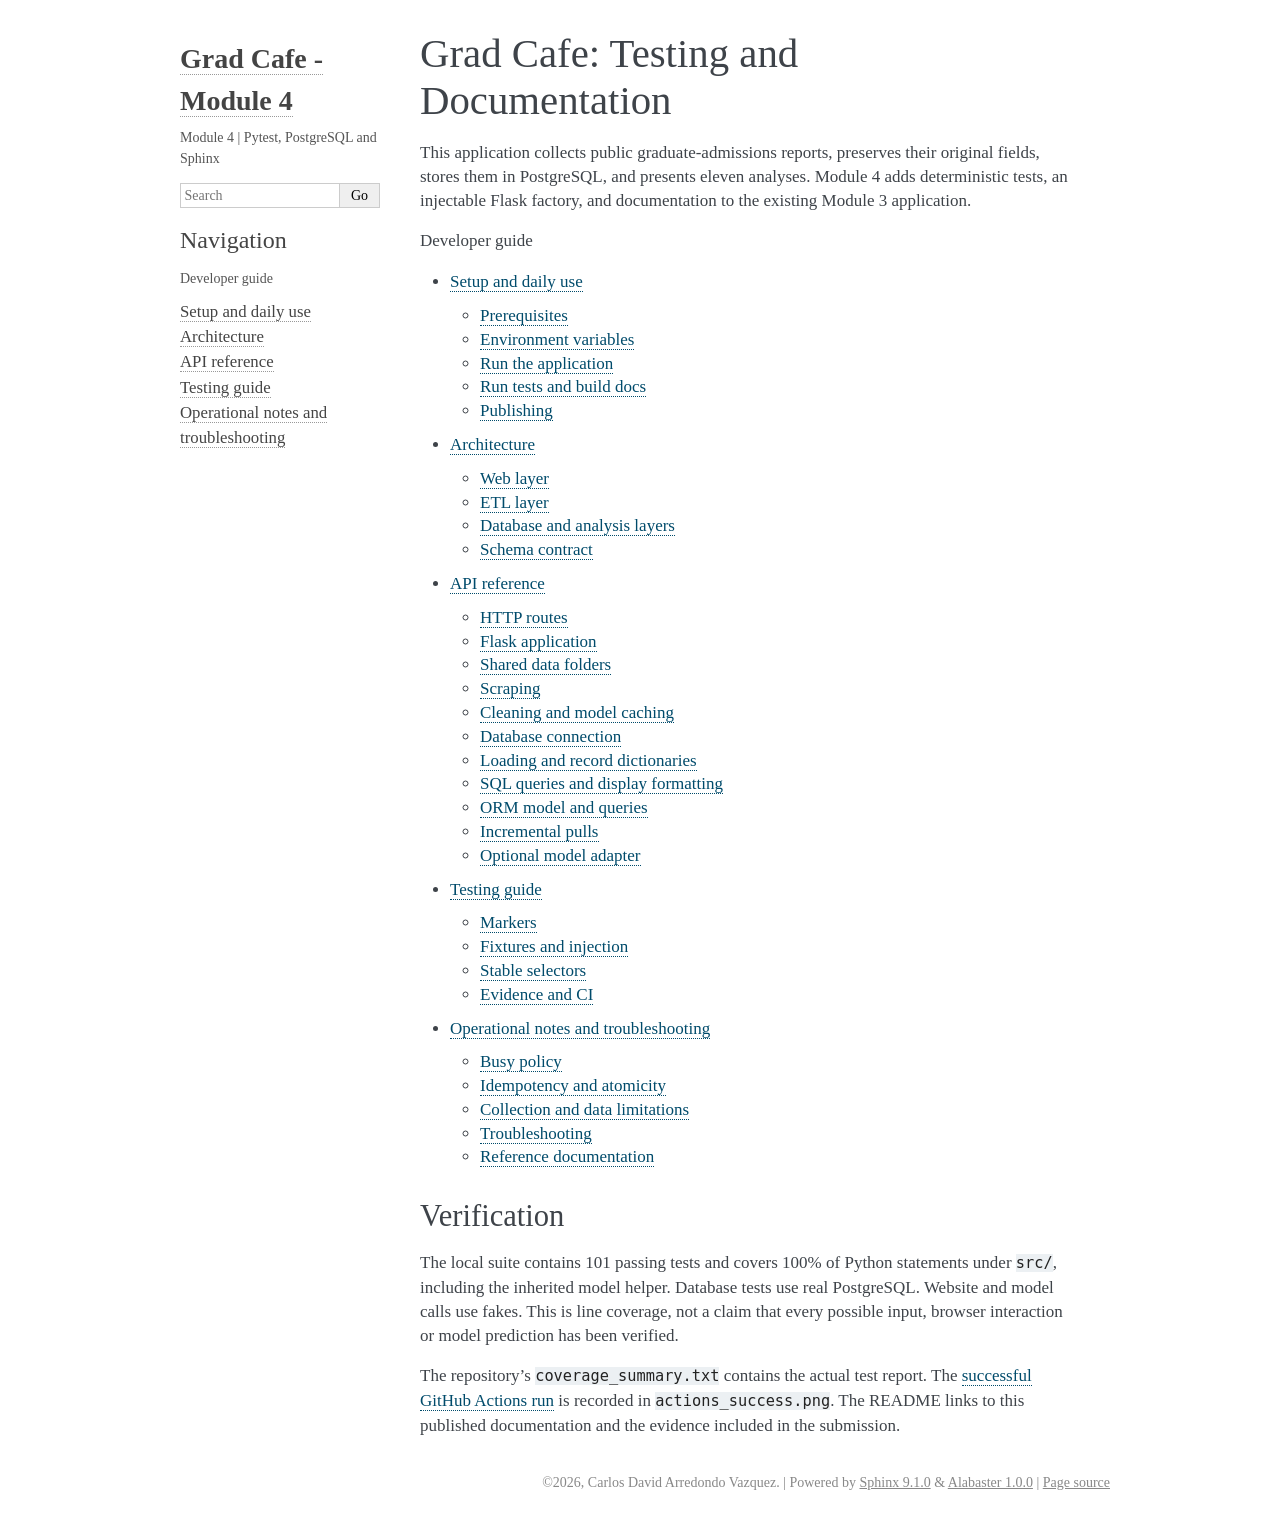
<file: module_4/docs/_build/html/index.html>
<!DOCTYPE html>

<html lang="en" data-content_root="./">
  <head>
    <meta charset="utf-8" />
    <meta name="viewport" content="width=device-width, initial-scale=1.0" /><meta name="viewport" content="width=device-width, initial-scale=1" />

    <title>Grad Cafe: Testing and Documentation &#8212; Grad Cafe: Testing and Documentation</title>
    <link rel="stylesheet" type="text/css" href="_static/pygments.css?v=5ecbeea2" />
    <link rel="stylesheet" type="text/css" href="_static/basic.css?v=b08954a9" />
    <link rel="stylesheet" type="text/css" href="_static/alabaster.css?v=f6a572b4" />
    <script src="_static/documentation_options.js?v=f2a433a1"></script>
    <script src="_static/doctools.js?v=fd6eb6e6"></script>
    <script src="_static/sphinx_highlight.js?v=6ffebe34"></script>
    <link rel="index" title="Index" href="genindex.html" />
    <link rel="search" title="Search" href="search.html" />
    <link rel="next" title="Setup and daily use" href="setup.html" />
   
  <link rel="stylesheet" href="_static/custom.css" type="text/css" />
  

  
  

  </head><body>
  <div class="document">
    
      <div class="sphinxsidebar" role="navigation" aria-label="Main">
        <div class="sphinxsidebarwrapper">
<h1 class="logo"><a href="#">Grad Cafe - Module 4</a></h1>



<p class="blurb">Module 4 | Pytest, PostgreSQL and Sphinx</p>







<search id="searchbox" style="display: none" role="search">
    <div class="searchformwrapper">
    <form class="search" action="search.html" method="get">
      <input type="text" name="q" aria-labelledby="searchlabel" autocomplete="off" autocorrect="off" autocapitalize="off" spellcheck="false" placeholder="Search"/>
      <input type="submit" value="Go" />
    </form>
    </div>
</search>
<script>document.getElementById('searchbox').style.display = "block"</script><h3>Navigation</h3>
<p class="caption" role="heading"><span class="caption-text">Developer guide</span></p>
<ul>
<li class="toctree-l1"><a class="reference internal" href="setup.html">Setup and daily use</a></li>
<li class="toctree-l1"><a class="reference internal" href="architecture.html">Architecture</a></li>
<li class="toctree-l1"><a class="reference internal" href="api.html">API reference</a></li>
<li class="toctree-l1"><a class="reference internal" href="testing.html">Testing guide</a></li>
<li class="toctree-l1"><a class="reference internal" href="operations.html">Operational notes and troubleshooting</a></li>
</ul>

<div class="relations">
<h3>Related Topics</h3>
<ul>
  <li><a href="#">Documentation overview</a><ul>
      <li>Next: <a href="setup.html" title="next chapter">Setup and daily use</a></li>
  </ul></li>
</ul>
</div>








        </div>
      </div>
      <div class="documentwrapper">
        <div class="bodywrapper">
          

          <div class="body" role="main">
            
  <section id="grad-cafe-testing-and-documentation">
<h1>Grad Cafe: Testing and Documentation<a class="headerlink" href="#grad-cafe-testing-and-documentation" title="Link to this heading">¶</a></h1>
<p>This application collects public graduate-admissions reports, preserves their
original fields, stores them in PostgreSQL, and presents eleven analyses.
Module 4 adds deterministic tests, an injectable Flask factory, and documentation
to the existing Module 3 application.</p>
<div class="toctree-wrapper compound">
<p class="caption" role="heading"><span class="caption-text">Developer guide</span></p>
<ul>
<li class="toctree-l1"><a class="reference internal" href="setup.html">Setup and daily use</a><ul>
<li class="toctree-l2"><a class="reference internal" href="setup.html#prerequisites">Prerequisites</a></li>
<li class="toctree-l2"><a class="reference internal" href="setup.html#environment-variables">Environment variables</a></li>
<li class="toctree-l2"><a class="reference internal" href="setup.html#run-the-application">Run the application</a></li>
<li class="toctree-l2"><a class="reference internal" href="setup.html#run-tests-and-build-docs">Run tests and build docs</a></li>
<li class="toctree-l2"><a class="reference internal" href="setup.html#publishing">Publishing</a></li>
</ul>
</li>
<li class="toctree-l1"><a class="reference internal" href="architecture.html">Architecture</a><ul>
<li class="toctree-l2"><a class="reference internal" href="architecture.html#web-layer">Web layer</a></li>
<li class="toctree-l2"><a class="reference internal" href="architecture.html#etl-layer">ETL layer</a></li>
<li class="toctree-l2"><a class="reference internal" href="architecture.html#database-and-analysis-layers">Database and analysis layers</a></li>
<li class="toctree-l2"><a class="reference internal" href="architecture.html#schema-contract">Schema contract</a></li>
</ul>
</li>
<li class="toctree-l1"><a class="reference internal" href="api.html">API reference</a><ul>
<li class="toctree-l2"><a class="reference internal" href="api.html#http-routes">HTTP routes</a></li>
<li class="toctree-l2"><a class="reference internal" href="api.html#module-src.app">Flask application</a></li>
<li class="toctree-l2"><a class="reference internal" href="api.html#module-src.paths">Shared data folders</a></li>
<li class="toctree-l2"><a class="reference internal" href="api.html#module-src.scrape">Scraping</a></li>
<li class="toctree-l2"><a class="reference internal" href="api.html#module-src.clean">Cleaning and model caching</a></li>
<li class="toctree-l2"><a class="reference internal" href="api.html#module-src.database">Database connection</a></li>
<li class="toctree-l2"><a class="reference internal" href="api.html#module-src.load_data">Loading and record dictionaries</a></li>
<li class="toctree-l2"><a class="reference internal" href="api.html#module-src.query_data">SQL queries and display formatting</a></li>
<li class="toctree-l2"><a class="reference internal" href="api.html#orm-model-and-queries">ORM model and queries</a></li>
<li class="toctree-l2"><a class="reference internal" href="api.html#module-src.pull_data">Incremental pulls</a></li>
<li class="toctree-l2"><a class="reference internal" href="api.html#module-src.llm_hosting.app">Optional model adapter</a></li>
</ul>
</li>
<li class="toctree-l1"><a class="reference internal" href="testing.html">Testing guide</a><ul>
<li class="toctree-l2"><a class="reference internal" href="testing.html#markers">Markers</a></li>
<li class="toctree-l2"><a class="reference internal" href="testing.html#fixtures-and-injection">Fixtures and injection</a></li>
<li class="toctree-l2"><a class="reference internal" href="testing.html#stable-selectors">Stable selectors</a></li>
<li class="toctree-l2"><a class="reference internal" href="testing.html#evidence-and-ci">Evidence and CI</a></li>
</ul>
</li>
<li class="toctree-l1"><a class="reference internal" href="operations.html">Operational notes and troubleshooting</a><ul>
<li class="toctree-l2"><a class="reference internal" href="operations.html#busy-policy">Busy policy</a></li>
<li class="toctree-l2"><a class="reference internal" href="operations.html#idempotency-and-atomicity">Idempotency and atomicity</a></li>
<li class="toctree-l2"><a class="reference internal" href="operations.html#collection-and-data-limitations">Collection and data limitations</a></li>
<li class="toctree-l2"><a class="reference internal" href="operations.html#troubleshooting">Troubleshooting</a></li>
<li class="toctree-l2"><a class="reference internal" href="operations.html#reference-documentation">Reference documentation</a></li>
</ul>
</li>
</ul>
</div>
<section id="verification">
<h2>Verification<a class="headerlink" href="#verification" title="Link to this heading">¶</a></h2>
<p>The local suite contains 101 passing tests and covers 100% of Python statements
under <code class="docutils literal notranslate"><span class="pre">src/</span></code>, including the inherited model helper. Database tests use real
PostgreSQL. Website and model calls use fakes. This is line coverage, not a
claim that every possible input, browser interaction or model prediction has
been verified.</p>
<p>The repository’s <code class="docutils literal notranslate"><span class="pre">coverage_summary.txt</span></code> contains the actual test report.
The <a class="reference external" href="https://github.com/carlosdavid663/jhu_software_concepts/actions/runs/36315696953">successful GitHub Actions run</a>
is recorded in <code class="docutils literal notranslate"><span class="pre">actions_success.png</span></code>. The README links to this published
documentation and the evidence included in the submission.</p>
</section>
</section>


          </div>
          
        </div>
      </div>
    <div class="clearer"></div>
  </div>
    <div class="footer">
      &#169;2026, Carlos David Arredondo Vazquez.
      
      |
      Powered by <a href="https://www.sphinx-doc.org/">Sphinx 9.1.0</a>
      &amp; <a href="https://alabaster.readthedocs.io">Alabaster 1.0.0</a>
      
      |
      <a href="_sources/index.rst.txt"
          rel="nofollow">Page source</a>
    </div>

    

    
  </body>
</html>
</file>
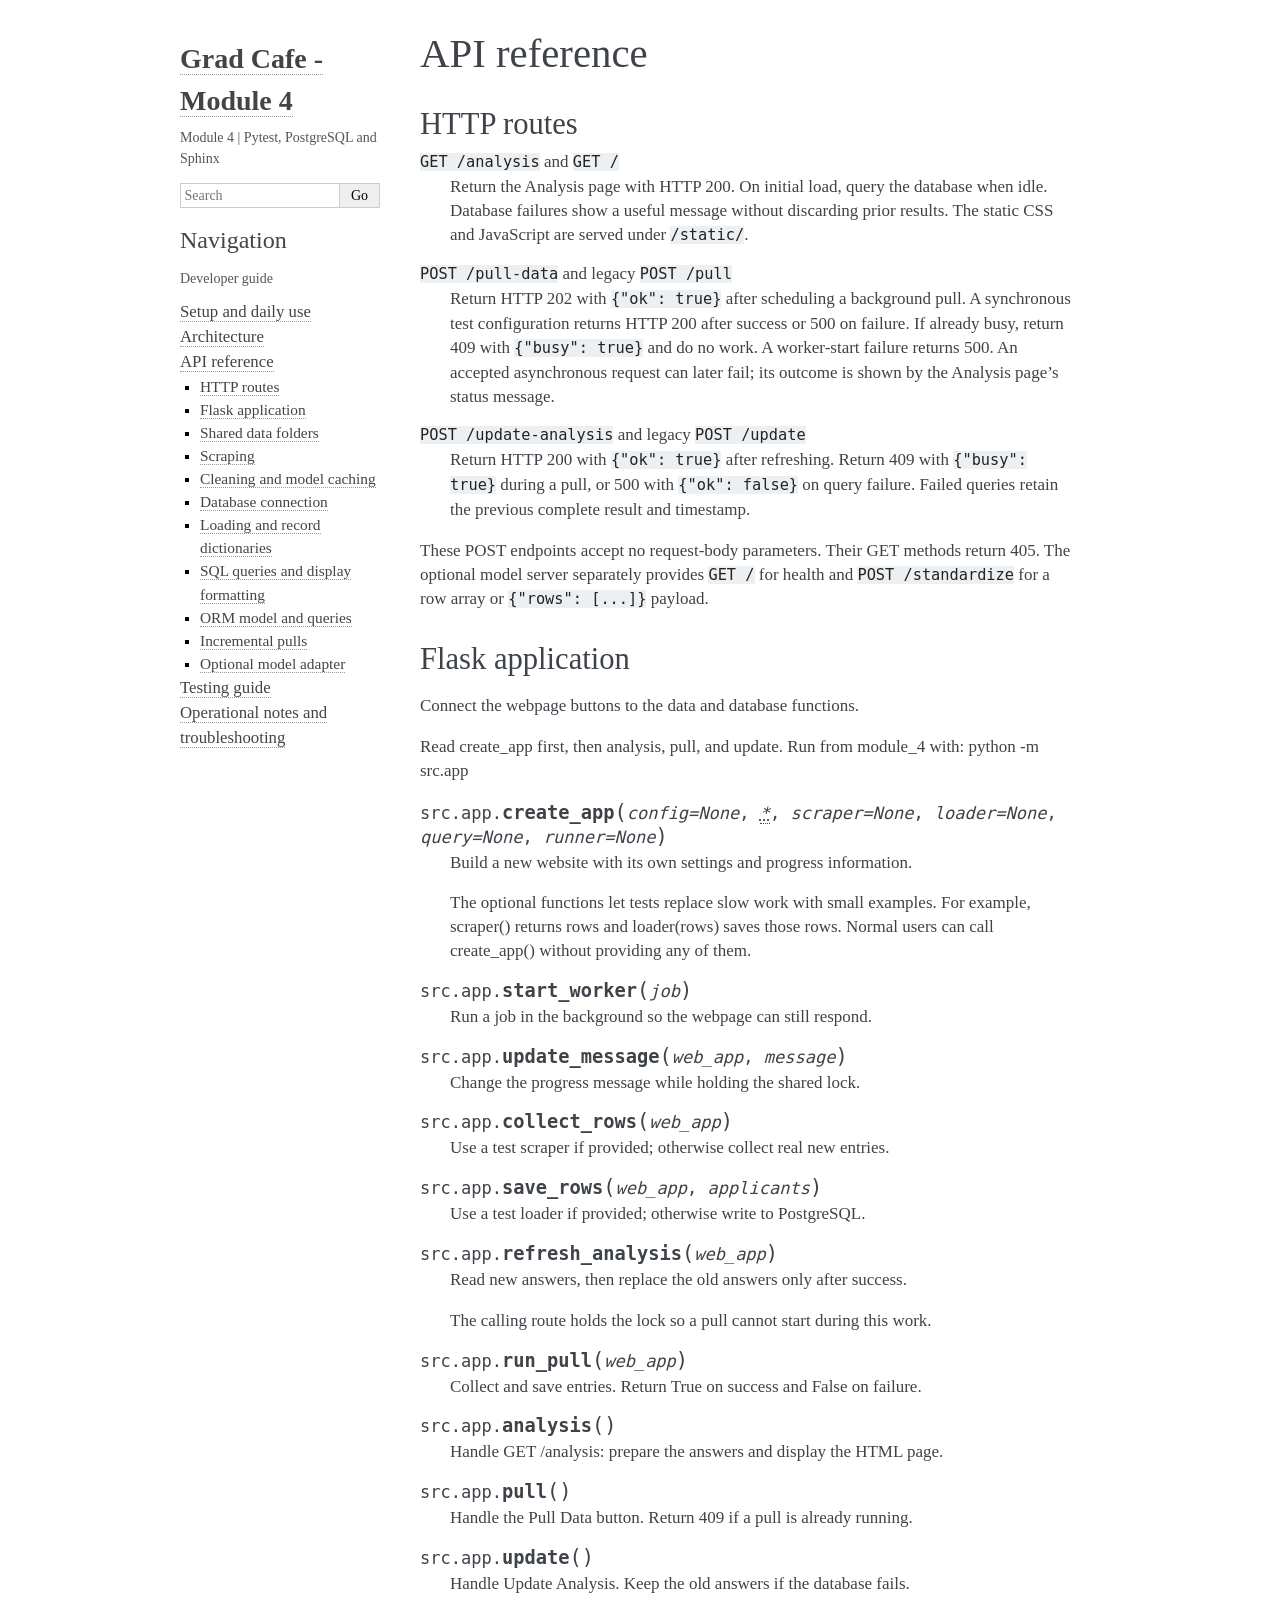
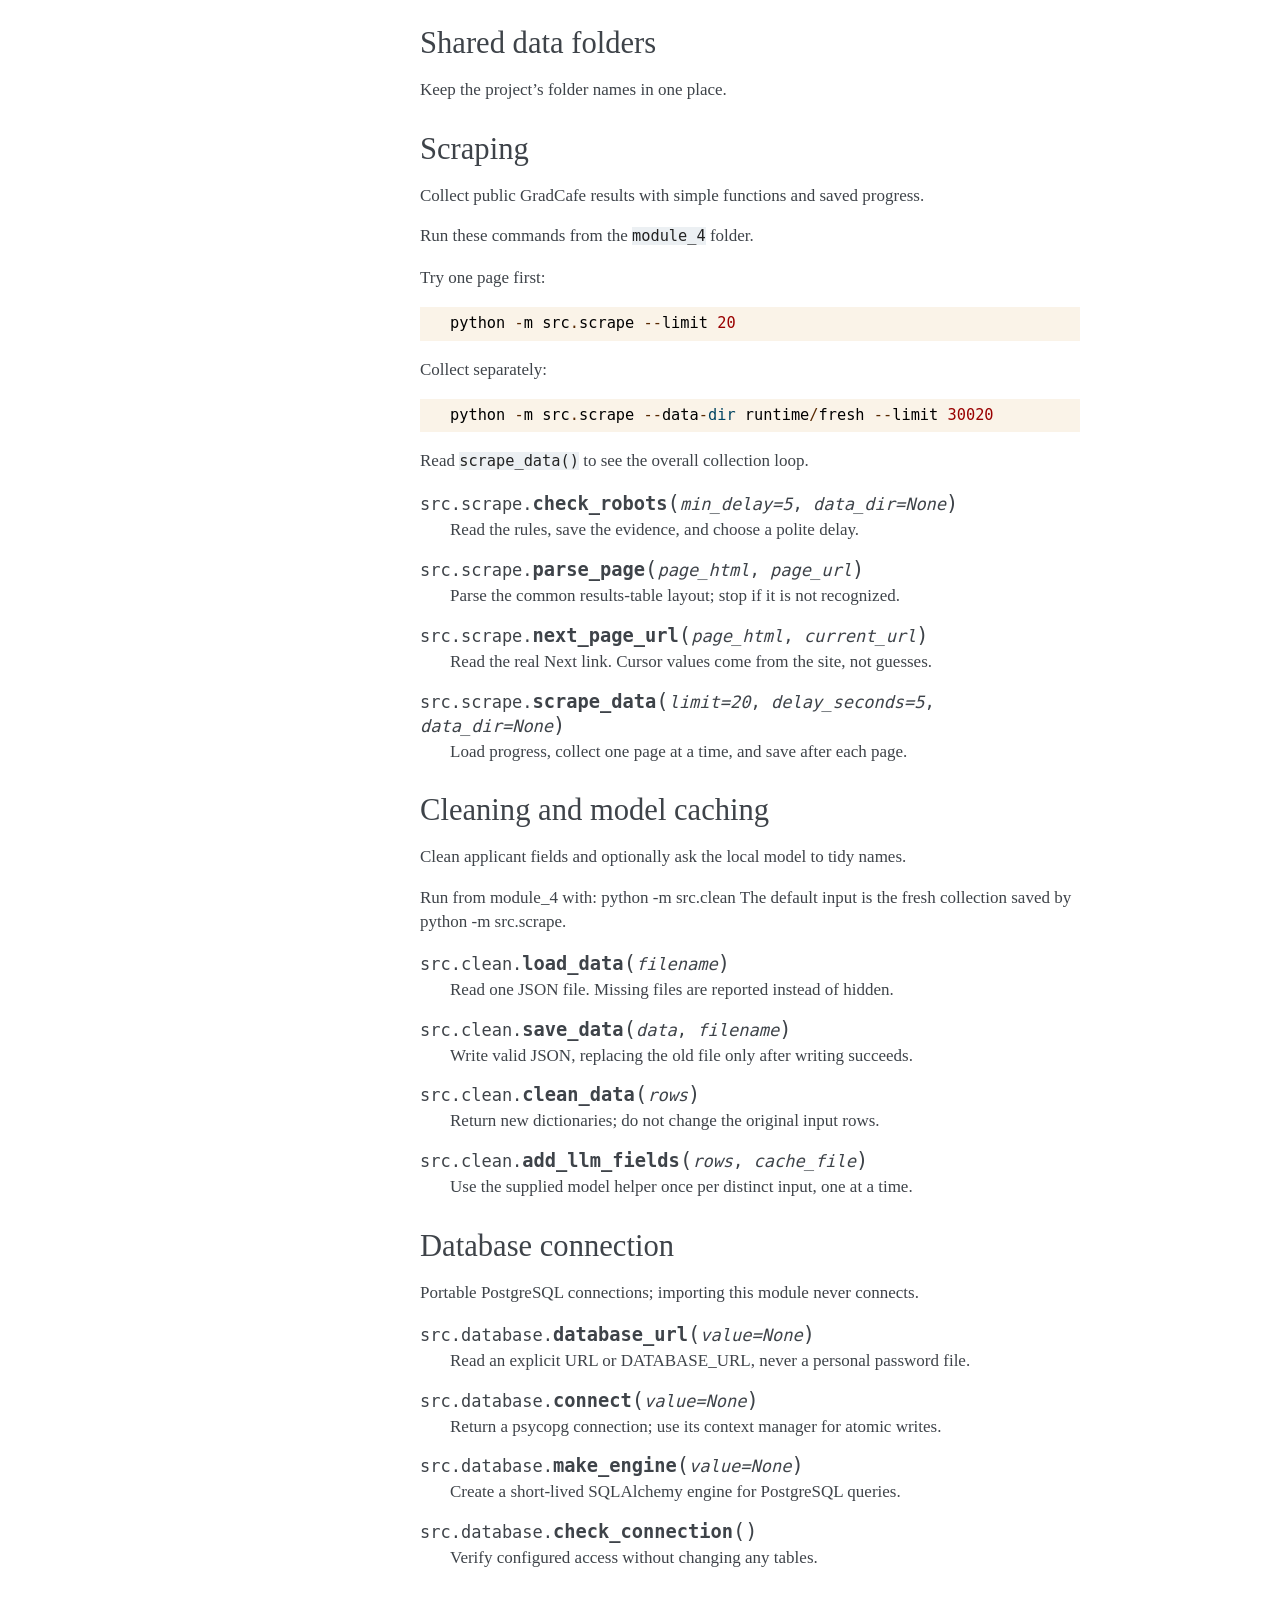
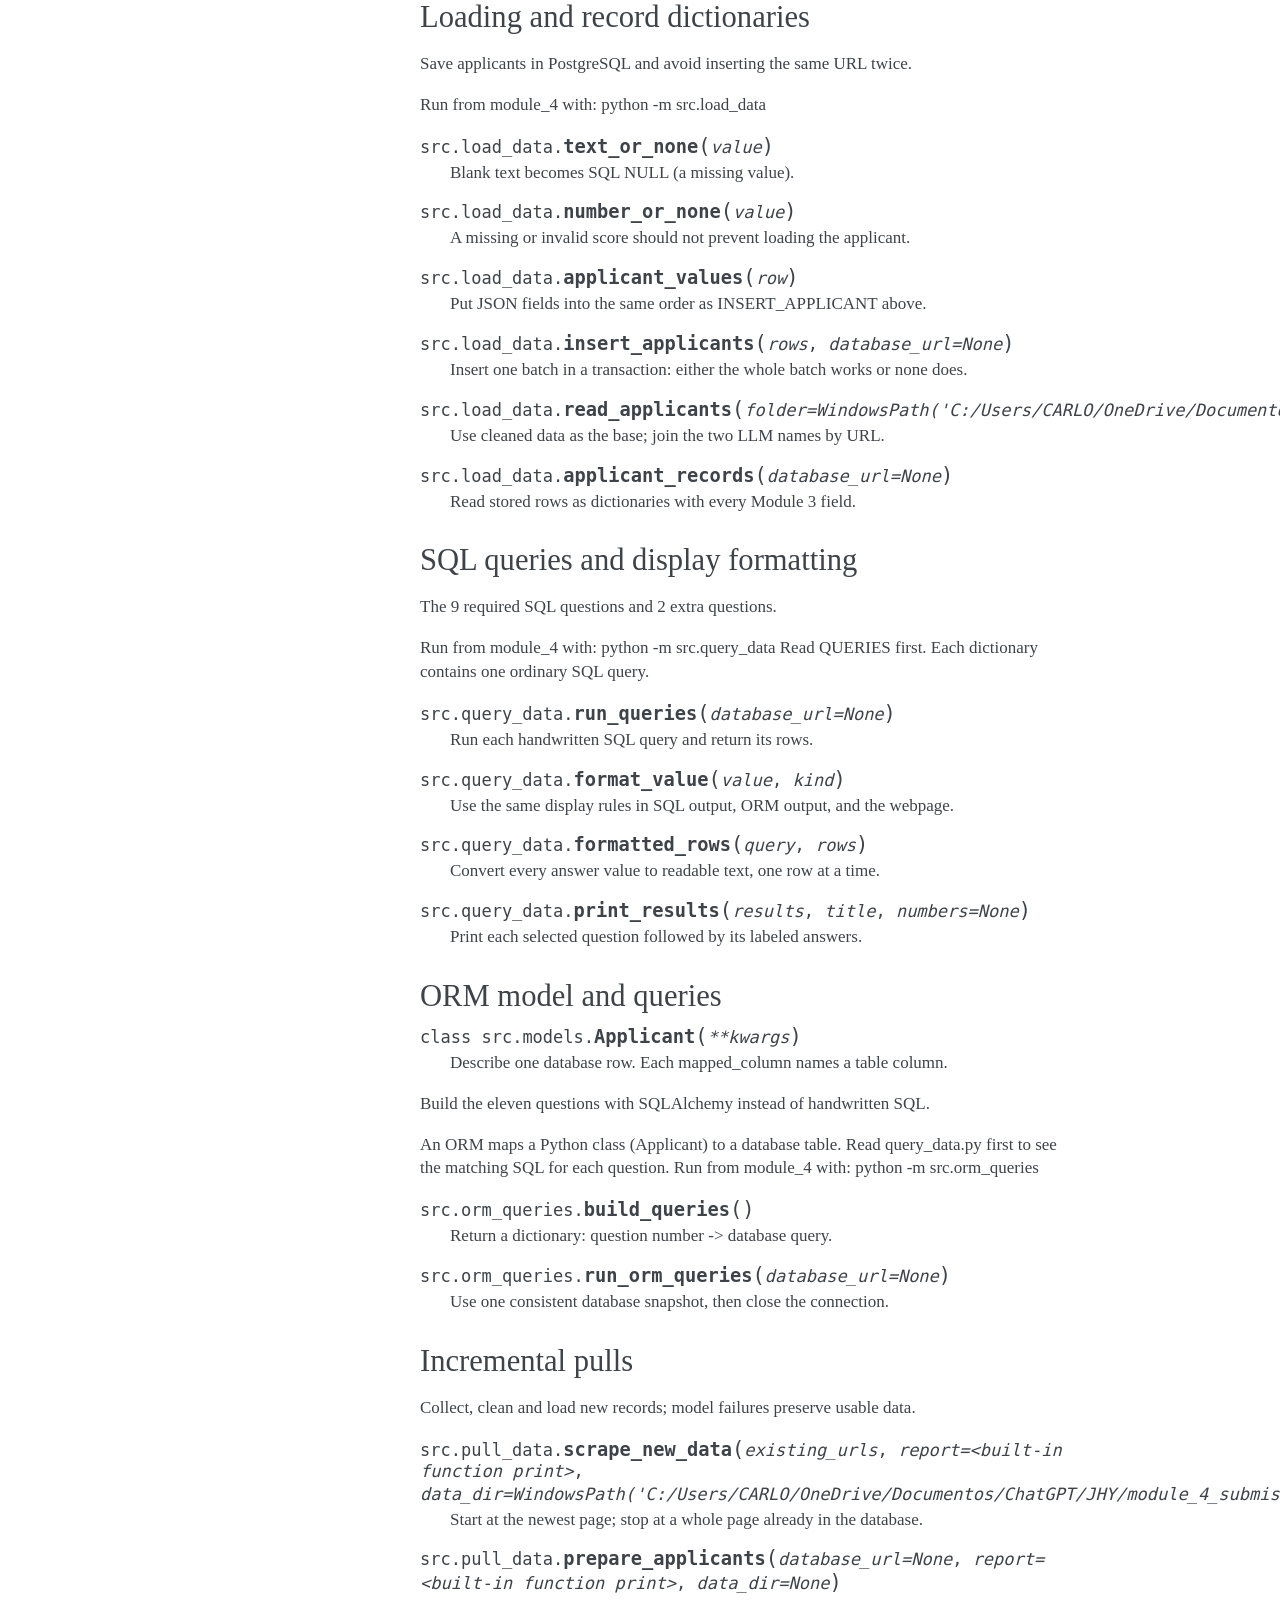
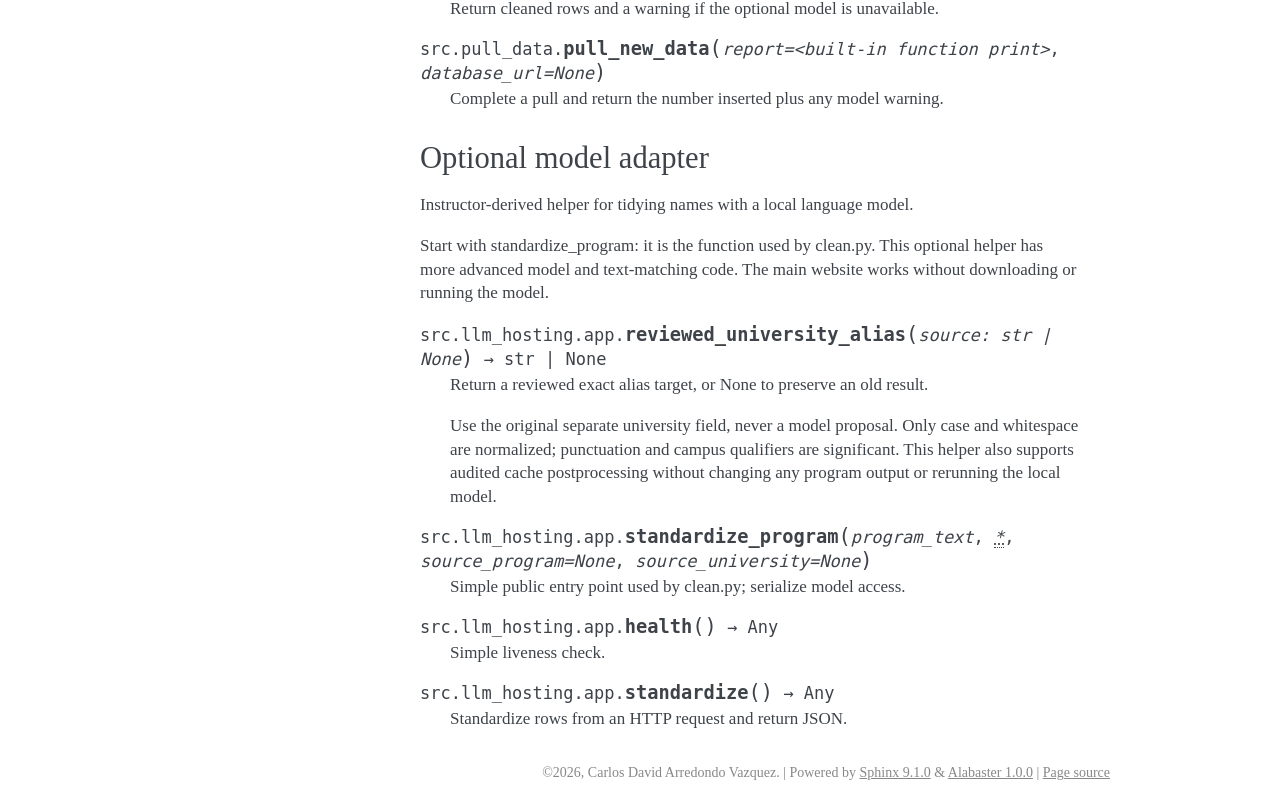
<file: module_4/docs/_build/html/api.html>
<!DOCTYPE html>

<html lang="en" data-content_root="./">
  <head>
    <meta charset="utf-8" />
    <meta name="viewport" content="width=device-width, initial-scale=1.0" /><meta name="viewport" content="width=device-width, initial-scale=1" />

    <title>API reference &#8212; Grad Cafe: Testing and Documentation</title>
    <link rel="stylesheet" type="text/css" href="_static/pygments.css?v=5ecbeea2" />
    <link rel="stylesheet" type="text/css" href="_static/basic.css?v=b08954a9" />
    <link rel="stylesheet" type="text/css" href="_static/alabaster.css?v=f6a572b4" />
    <script src="_static/documentation_options.js?v=f2a433a1"></script>
    <script src="_static/doctools.js?v=fd6eb6e6"></script>
    <script src="_static/sphinx_highlight.js?v=6ffebe34"></script>
    <link rel="index" title="Index" href="genindex.html" />
    <link rel="search" title="Search" href="search.html" />
    <link rel="next" title="Testing guide" href="testing.html" />
    <link rel="prev" title="Architecture" href="architecture.html" />
   
  <link rel="stylesheet" href="_static/custom.css" type="text/css" />
  

  
  

  </head><body>
  <div class="document">
    
      <div class="sphinxsidebar" role="navigation" aria-label="Main">
        <div class="sphinxsidebarwrapper">
<h1 class="logo"><a href="index.html">Grad Cafe - Module 4</a></h1>



<p class="blurb">Module 4 | Pytest, PostgreSQL and Sphinx</p>







<search id="searchbox" style="display: none" role="search">
    <div class="searchformwrapper">
    <form class="search" action="search.html" method="get">
      <input type="text" name="q" aria-labelledby="searchlabel" autocomplete="off" autocorrect="off" autocapitalize="off" spellcheck="false" placeholder="Search"/>
      <input type="submit" value="Go" />
    </form>
    </div>
</search>
<script>document.getElementById('searchbox').style.display = "block"</script><h3>Navigation</h3>
<p class="caption" role="heading"><span class="caption-text">Developer guide</span></p>
<ul class="current">
<li class="toctree-l1"><a class="reference internal" href="setup.html">Setup and daily use</a></li>
<li class="toctree-l1"><a class="reference internal" href="architecture.html">Architecture</a></li>
<li class="toctree-l1 current"><a class="current reference internal" href="#">API reference</a><ul>
<li class="toctree-l2"><a class="reference internal" href="#http-routes">HTTP routes</a></li>
<li class="toctree-l2"><a class="reference internal" href="#module-src.app">Flask application</a></li>
<li class="toctree-l2"><a class="reference internal" href="#module-src.paths">Shared data folders</a></li>
<li class="toctree-l2"><a class="reference internal" href="#module-src.scrape">Scraping</a></li>
<li class="toctree-l2"><a class="reference internal" href="#module-src.clean">Cleaning and model caching</a></li>
<li class="toctree-l2"><a class="reference internal" href="#module-src.database">Database connection</a></li>
<li class="toctree-l2"><a class="reference internal" href="#module-src.load_data">Loading and record dictionaries</a></li>
<li class="toctree-l2"><a class="reference internal" href="#module-src.query_data">SQL queries and display formatting</a></li>
<li class="toctree-l2"><a class="reference internal" href="#orm-model-and-queries">ORM model and queries</a></li>
<li class="toctree-l2"><a class="reference internal" href="#module-src.pull_data">Incremental pulls</a></li>
<li class="toctree-l2"><a class="reference internal" href="#module-src.llm_hosting.app">Optional model adapter</a></li>
</ul>
</li>
<li class="toctree-l1"><a class="reference internal" href="testing.html">Testing guide</a></li>
<li class="toctree-l1"><a class="reference internal" href="operations.html">Operational notes and troubleshooting</a></li>
</ul>

<div class="relations">
<h3>Related Topics</h3>
<ul>
  <li><a href="index.html">Documentation overview</a><ul>
      <li>Previous: <a href="architecture.html" title="previous chapter">Architecture</a></li>
      <li>Next: <a href="testing.html" title="next chapter">Testing guide</a></li>
  </ul></li>
</ul>
</div>








        </div>
      </div>
      <div class="documentwrapper">
        <div class="bodywrapper">
          

          <div class="body" role="main">
            
  <section id="api-reference">
<h1>API reference<a class="headerlink" href="#api-reference" title="Link to this heading">¶</a></h1>
<section id="http-routes">
<h2>HTTP routes<a class="headerlink" href="#http-routes" title="Link to this heading">¶</a></h2>
<dl class="simple">
<dt><code class="docutils literal notranslate"><span class="pre">GET</span> <span class="pre">/analysis</span></code> and <code class="docutils literal notranslate"><span class="pre">GET</span> <span class="pre">/</span></code></dt><dd><p>Return the Analysis page with HTTP 200. On initial load, query the database
when idle. Database failures show a useful message without discarding prior
results. The static CSS and JavaScript are served under <code class="docutils literal notranslate"><span class="pre">/static/</span></code>.</p>
</dd>
<dt><code class="docutils literal notranslate"><span class="pre">POST</span> <span class="pre">/pull-data</span></code> and legacy <code class="docutils literal notranslate"><span class="pre">POST</span> <span class="pre">/pull</span></code></dt><dd><p>Return HTTP 202 with <code class="docutils literal notranslate"><span class="pre">{&quot;ok&quot;:</span> <span class="pre">true}</span></code> after scheduling a background pull.
A synchronous test configuration returns HTTP 200 after success or 500 on
failure. If already busy, return 409 with <code class="docutils literal notranslate"><span class="pre">{&quot;busy&quot;:</span> <span class="pre">true}</span></code> and do no work.
A worker-start failure returns 500. An accepted asynchronous request can
later fail; its outcome is shown by the Analysis page’s status message.</p>
</dd>
<dt><code class="docutils literal notranslate"><span class="pre">POST</span> <span class="pre">/update-analysis</span></code> and legacy <code class="docutils literal notranslate"><span class="pre">POST</span> <span class="pre">/update</span></code></dt><dd><p>Return HTTP 200 with <code class="docutils literal notranslate"><span class="pre">{&quot;ok&quot;:</span> <span class="pre">true}</span></code> after refreshing. Return 409 with
<code class="docutils literal notranslate"><span class="pre">{&quot;busy&quot;:</span> <span class="pre">true}</span></code> during a pull, or 500 with <code class="docutils literal notranslate"><span class="pre">{&quot;ok&quot;:</span> <span class="pre">false}</span></code> on query
failure. Failed queries retain the previous complete result and timestamp.</p>
</dd>
</dl>
<p>These POST endpoints accept no request-body parameters. Their GET methods
return 405. The optional model server separately provides <code class="docutils literal notranslate"><span class="pre">GET</span> <span class="pre">/</span></code> for health
and <code class="docutils literal notranslate"><span class="pre">POST</span> <span class="pre">/standardize</span></code> for a row array or <code class="docutils literal notranslate"><span class="pre">{&quot;rows&quot;:</span> <span class="pre">[...]}</span></code> payload.</p>
</section>
<section id="module-src.app">
<span id="flask-application"></span><h2>Flask application<a class="headerlink" href="#module-src.app" title="Link to this heading">¶</a></h2>
<p>Connect the webpage buttons to the data and database functions.</p>
<p>Read create_app first, then analysis, pull, and update.
Run from module_4 with: python -m src.app</p>
<dl class="py function">
<dt class="sig sig-object py" id="src.app.create_app">
<span class="sig-prename descclassname"><span class="pre">src.app.</span></span><span class="sig-name descname"><span class="pre">create_app</span></span><span class="sig-paren">(</span><em class="sig-param"><span class="n"><span class="pre">config</span></span><span class="o"><span class="pre">=</span></span><span class="default_value"><span class="pre">None</span></span></em>, <em class="sig-param"><span class="keyword-only-separator o"><abbr title="Keyword-only parameters separator (PEP 3102)"><span class="pre">*</span></abbr></span></em>, <em class="sig-param"><span class="n"><span class="pre">scraper</span></span><span class="o"><span class="pre">=</span></span><span class="default_value"><span class="pre">None</span></span></em>, <em class="sig-param"><span class="n"><span class="pre">loader</span></span><span class="o"><span class="pre">=</span></span><span class="default_value"><span class="pre">None</span></span></em>, <em class="sig-param"><span class="n"><span class="pre">query</span></span><span class="o"><span class="pre">=</span></span><span class="default_value"><span class="pre">None</span></span></em>, <em class="sig-param"><span class="n"><span class="pre">runner</span></span><span class="o"><span class="pre">=</span></span><span class="default_value"><span class="pre">None</span></span></em><span class="sig-paren">)</span><a class="headerlink" href="#src.app.create_app" title="Link to this definition">¶</a></dt>
<dd><p>Build a new website with its own settings and progress information.</p>
<p>The optional functions let tests replace slow work with small examples.
For example, scraper() returns rows and loader(rows) saves those rows.
Normal users can call create_app() without providing any of them.</p>
</dd></dl>

<dl class="py function">
<dt class="sig sig-object py" id="src.app.start_worker">
<span class="sig-prename descclassname"><span class="pre">src.app.</span></span><span class="sig-name descname"><span class="pre">start_worker</span></span><span class="sig-paren">(</span><em class="sig-param"><span class="n"><span class="pre">job</span></span></em><span class="sig-paren">)</span><a class="headerlink" href="#src.app.start_worker" title="Link to this definition">¶</a></dt>
<dd><p>Run a job in the background so the webpage can still respond.</p>
</dd></dl>

<dl class="py function">
<dt class="sig sig-object py" id="src.app.update_message">
<span class="sig-prename descclassname"><span class="pre">src.app.</span></span><span class="sig-name descname"><span class="pre">update_message</span></span><span class="sig-paren">(</span><em class="sig-param"><span class="n"><span class="pre">web_app</span></span></em>, <em class="sig-param"><span class="n"><span class="pre">message</span></span></em><span class="sig-paren">)</span><a class="headerlink" href="#src.app.update_message" title="Link to this definition">¶</a></dt>
<dd><p>Change the progress message while holding the shared lock.</p>
</dd></dl>

<dl class="py function">
<dt class="sig sig-object py" id="src.app.collect_rows">
<span class="sig-prename descclassname"><span class="pre">src.app.</span></span><span class="sig-name descname"><span class="pre">collect_rows</span></span><span class="sig-paren">(</span><em class="sig-param"><span class="n"><span class="pre">web_app</span></span></em><span class="sig-paren">)</span><a class="headerlink" href="#src.app.collect_rows" title="Link to this definition">¶</a></dt>
<dd><p>Use a test scraper if provided; otherwise collect real new entries.</p>
</dd></dl>

<dl class="py function">
<dt class="sig sig-object py" id="src.app.save_rows">
<span class="sig-prename descclassname"><span class="pre">src.app.</span></span><span class="sig-name descname"><span class="pre">save_rows</span></span><span class="sig-paren">(</span><em class="sig-param"><span class="n"><span class="pre">web_app</span></span></em>, <em class="sig-param"><span class="n"><span class="pre">applicants</span></span></em><span class="sig-paren">)</span><a class="headerlink" href="#src.app.save_rows" title="Link to this definition">¶</a></dt>
<dd><p>Use a test loader if provided; otherwise write to PostgreSQL.</p>
</dd></dl>

<dl class="py function">
<dt class="sig sig-object py" id="src.app.refresh_analysis">
<span class="sig-prename descclassname"><span class="pre">src.app.</span></span><span class="sig-name descname"><span class="pre">refresh_analysis</span></span><span class="sig-paren">(</span><em class="sig-param"><span class="n"><span class="pre">web_app</span></span></em><span class="sig-paren">)</span><a class="headerlink" href="#src.app.refresh_analysis" title="Link to this definition">¶</a></dt>
<dd><p>Read new answers, then replace the old answers only after success.</p>
<p>The calling route holds the lock so a pull cannot start during this work.</p>
</dd></dl>

<dl class="py function">
<dt class="sig sig-object py" id="src.app.run_pull">
<span class="sig-prename descclassname"><span class="pre">src.app.</span></span><span class="sig-name descname"><span class="pre">run_pull</span></span><span class="sig-paren">(</span><em class="sig-param"><span class="n"><span class="pre">web_app</span></span></em><span class="sig-paren">)</span><a class="headerlink" href="#src.app.run_pull" title="Link to this definition">¶</a></dt>
<dd><p>Collect and save entries. Return True on success and False on failure.</p>
</dd></dl>

<dl class="py function">
<dt class="sig sig-object py" id="src.app.analysis">
<span class="sig-prename descclassname"><span class="pre">src.app.</span></span><span class="sig-name descname"><span class="pre">analysis</span></span><span class="sig-paren">(</span><span class="sig-paren">)</span><a class="headerlink" href="#src.app.analysis" title="Link to this definition">¶</a></dt>
<dd><p>Handle GET /analysis: prepare the answers and display the HTML page.</p>
</dd></dl>

<dl class="py function">
<dt class="sig sig-object py" id="src.app.pull">
<span class="sig-prename descclassname"><span class="pre">src.app.</span></span><span class="sig-name descname"><span class="pre">pull</span></span><span class="sig-paren">(</span><span class="sig-paren">)</span><a class="headerlink" href="#src.app.pull" title="Link to this definition">¶</a></dt>
<dd><p>Handle the Pull Data button. Return 409 if a pull is already running.</p>
</dd></dl>

<dl class="py function">
<dt class="sig sig-object py" id="src.app.update">
<span class="sig-prename descclassname"><span class="pre">src.app.</span></span><span class="sig-name descname"><span class="pre">update</span></span><span class="sig-paren">(</span><span class="sig-paren">)</span><a class="headerlink" href="#src.app.update" title="Link to this definition">¶</a></dt>
<dd><p>Handle Update Analysis. Keep the old answers if the database fails.</p>
</dd></dl>

</section>
<section id="module-src.paths">
<span id="shared-data-folders"></span><h2>Shared data folders<a class="headerlink" href="#module-src.paths" title="Link to this heading">¶</a></h2>
<p>Keep the project’s folder names in one place.</p>
</section>
<section id="module-src.scrape">
<span id="scraping"></span><h2>Scraping<a class="headerlink" href="#module-src.scrape" title="Link to this heading">¶</a></h2>
<p>Collect public GradCafe results with simple functions and saved progress.</p>
<p>Run these commands from the <code class="docutils literal notranslate"><span class="pre">module_4</span></code> folder.</p>
<p>Try one page first:</p>
<div class="highlight-default notranslate"><div class="highlight"><pre><span></span><span class="n">python</span> <span class="o">-</span><span class="n">m</span> <span class="n">src</span><span class="o">.</span><span class="n">scrape</span> <span class="o">--</span><span class="n">limit</span> <span class="mi">20</span>
</pre></div>
</div>
<p>Collect separately:</p>
<div class="highlight-default notranslate"><div class="highlight"><pre><span></span><span class="n">python</span> <span class="o">-</span><span class="n">m</span> <span class="n">src</span><span class="o">.</span><span class="n">scrape</span> <span class="o">--</span><span class="n">data</span><span class="o">-</span><span class="nb">dir</span> <span class="n">runtime</span><span class="o">/</span><span class="n">fresh</span> <span class="o">--</span><span class="n">limit</span> <span class="mi">30020</span>
</pre></div>
</div>
<p>Read <code class="docutils literal notranslate"><span class="pre">scrape_data()</span></code> to see the overall collection loop.</p>
<dl class="py function">
<dt class="sig sig-object py" id="src.scrape.check_robots">
<span class="sig-prename descclassname"><span class="pre">src.scrape.</span></span><span class="sig-name descname"><span class="pre">check_robots</span></span><span class="sig-paren">(</span><em class="sig-param"><span class="n"><span class="pre">min_delay</span></span><span class="o"><span class="pre">=</span></span><span class="default_value"><span class="pre">5</span></span></em>, <em class="sig-param"><span class="n"><span class="pre">data_dir</span></span><span class="o"><span class="pre">=</span></span><span class="default_value"><span class="pre">None</span></span></em><span class="sig-paren">)</span><a class="headerlink" href="#src.scrape.check_robots" title="Link to this definition">¶</a></dt>
<dd><p>Read the rules, save the evidence, and choose a polite delay.</p>
</dd></dl>

<dl class="py function">
<dt class="sig sig-object py" id="src.scrape.parse_page">
<span class="sig-prename descclassname"><span class="pre">src.scrape.</span></span><span class="sig-name descname"><span class="pre">parse_page</span></span><span class="sig-paren">(</span><em class="sig-param"><span class="n"><span class="pre">page_html</span></span></em>, <em class="sig-param"><span class="n"><span class="pre">page_url</span></span></em><span class="sig-paren">)</span><a class="headerlink" href="#src.scrape.parse_page" title="Link to this definition">¶</a></dt>
<dd><p>Parse the common results-table layout; stop if it is not recognized.</p>
</dd></dl>

<dl class="py function">
<dt class="sig sig-object py" id="src.scrape.next_page_url">
<span class="sig-prename descclassname"><span class="pre">src.scrape.</span></span><span class="sig-name descname"><span class="pre">next_page_url</span></span><span class="sig-paren">(</span><em class="sig-param"><span class="n"><span class="pre">page_html</span></span></em>, <em class="sig-param"><span class="n"><span class="pre">current_url</span></span></em><span class="sig-paren">)</span><a class="headerlink" href="#src.scrape.next_page_url" title="Link to this definition">¶</a></dt>
<dd><p>Read the real Next link. Cursor values come from the site, not guesses.</p>
</dd></dl>

<dl class="py function">
<dt class="sig sig-object py" id="src.scrape.scrape_data">
<span class="sig-prename descclassname"><span class="pre">src.scrape.</span></span><span class="sig-name descname"><span class="pre">scrape_data</span></span><span class="sig-paren">(</span><em class="sig-param"><span class="n"><span class="pre">limit</span></span><span class="o"><span class="pre">=</span></span><span class="default_value"><span class="pre">20</span></span></em>, <em class="sig-param"><span class="n"><span class="pre">delay_seconds</span></span><span class="o"><span class="pre">=</span></span><span class="default_value"><span class="pre">5</span></span></em>, <em class="sig-param"><span class="n"><span class="pre">data_dir</span></span><span class="o"><span class="pre">=</span></span><span class="default_value"><span class="pre">None</span></span></em><span class="sig-paren">)</span><a class="headerlink" href="#src.scrape.scrape_data" title="Link to this definition">¶</a></dt>
<dd><p>Load progress, collect one page at a time, and save after each page.</p>
</dd></dl>

</section>
<section id="module-src.clean">
<span id="cleaning-and-model-caching"></span><h2>Cleaning and model caching<a class="headerlink" href="#module-src.clean" title="Link to this heading">¶</a></h2>
<p>Clean applicant fields and optionally ask the local model to tidy names.</p>
<p>Run from module_4 with: python -m src.clean
The default input is the fresh collection saved by python -m src.scrape.</p>
<dl class="py function">
<dt class="sig sig-object py" id="src.clean.load_data">
<span class="sig-prename descclassname"><span class="pre">src.clean.</span></span><span class="sig-name descname"><span class="pre">load_data</span></span><span class="sig-paren">(</span><em class="sig-param"><span class="n"><span class="pre">filename</span></span></em><span class="sig-paren">)</span><a class="headerlink" href="#src.clean.load_data" title="Link to this definition">¶</a></dt>
<dd><p>Read one JSON file. Missing files are reported instead of hidden.</p>
</dd></dl>

<dl class="py function">
<dt class="sig sig-object py" id="src.clean.save_data">
<span class="sig-prename descclassname"><span class="pre">src.clean.</span></span><span class="sig-name descname"><span class="pre">save_data</span></span><span class="sig-paren">(</span><em class="sig-param"><span class="n"><span class="pre">data</span></span></em>, <em class="sig-param"><span class="n"><span class="pre">filename</span></span></em><span class="sig-paren">)</span><a class="headerlink" href="#src.clean.save_data" title="Link to this definition">¶</a></dt>
<dd><p>Write valid JSON, replacing the old file only after writing succeeds.</p>
</dd></dl>

<dl class="py function">
<dt class="sig sig-object py" id="src.clean.clean_data">
<span class="sig-prename descclassname"><span class="pre">src.clean.</span></span><span class="sig-name descname"><span class="pre">clean_data</span></span><span class="sig-paren">(</span><em class="sig-param"><span class="n"><span class="pre">rows</span></span></em><span class="sig-paren">)</span><a class="headerlink" href="#src.clean.clean_data" title="Link to this definition">¶</a></dt>
<dd><p>Return new dictionaries; do not change the original input rows.</p>
</dd></dl>

<dl class="py function">
<dt class="sig sig-object py" id="src.clean.add_llm_fields">
<span class="sig-prename descclassname"><span class="pre">src.clean.</span></span><span class="sig-name descname"><span class="pre">add_llm_fields</span></span><span class="sig-paren">(</span><em class="sig-param"><span class="n"><span class="pre">rows</span></span></em>, <em class="sig-param"><span class="n"><span class="pre">cache_file</span></span></em><span class="sig-paren">)</span><a class="headerlink" href="#src.clean.add_llm_fields" title="Link to this definition">¶</a></dt>
<dd><p>Use the supplied model helper once per distinct input, one at a time.</p>
</dd></dl>

</section>
<section id="module-src.database">
<span id="database-connection"></span><h2>Database connection<a class="headerlink" href="#module-src.database" title="Link to this heading">¶</a></h2>
<p>Portable PostgreSQL connections; importing this module never connects.</p>
<dl class="py function">
<dt class="sig sig-object py" id="src.database.database_url">
<span class="sig-prename descclassname"><span class="pre">src.database.</span></span><span class="sig-name descname"><span class="pre">database_url</span></span><span class="sig-paren">(</span><em class="sig-param"><span class="n"><span class="pre">value</span></span><span class="o"><span class="pre">=</span></span><span class="default_value"><span class="pre">None</span></span></em><span class="sig-paren">)</span><a class="headerlink" href="#src.database.database_url" title="Link to this definition">¶</a></dt>
<dd><p>Read an explicit URL or DATABASE_URL, never a personal password file.</p>
</dd></dl>

<dl class="py function">
<dt class="sig sig-object py" id="src.database.connect">
<span class="sig-prename descclassname"><span class="pre">src.database.</span></span><span class="sig-name descname"><span class="pre">connect</span></span><span class="sig-paren">(</span><em class="sig-param"><span class="n"><span class="pre">value</span></span><span class="o"><span class="pre">=</span></span><span class="default_value"><span class="pre">None</span></span></em><span class="sig-paren">)</span><a class="headerlink" href="#src.database.connect" title="Link to this definition">¶</a></dt>
<dd><p>Return a psycopg connection; use its context manager for atomic writes.</p>
</dd></dl>

<dl class="py function">
<dt class="sig sig-object py" id="src.database.make_engine">
<span class="sig-prename descclassname"><span class="pre">src.database.</span></span><span class="sig-name descname"><span class="pre">make_engine</span></span><span class="sig-paren">(</span><em class="sig-param"><span class="n"><span class="pre">value</span></span><span class="o"><span class="pre">=</span></span><span class="default_value"><span class="pre">None</span></span></em><span class="sig-paren">)</span><a class="headerlink" href="#src.database.make_engine" title="Link to this definition">¶</a></dt>
<dd><p>Create a short-lived SQLAlchemy engine for PostgreSQL queries.</p>
</dd></dl>

<dl class="py function">
<dt class="sig sig-object py" id="src.database.check_connection">
<span class="sig-prename descclassname"><span class="pre">src.database.</span></span><span class="sig-name descname"><span class="pre">check_connection</span></span><span class="sig-paren">(</span><span class="sig-paren">)</span><a class="headerlink" href="#src.database.check_connection" title="Link to this definition">¶</a></dt>
<dd><p>Verify configured access without changing any tables.</p>
</dd></dl>

</section>
<section id="module-src.load_data">
<span id="loading-and-record-dictionaries"></span><h2>Loading and record dictionaries<a class="headerlink" href="#module-src.load_data" title="Link to this heading">¶</a></h2>
<p>Save applicants in PostgreSQL and avoid inserting the same URL twice.</p>
<p>Run from module_4 with: python -m src.load_data</p>
<dl class="py function">
<dt class="sig sig-object py" id="src.load_data.text_or_none">
<span class="sig-prename descclassname"><span class="pre">src.load_data.</span></span><span class="sig-name descname"><span class="pre">text_or_none</span></span><span class="sig-paren">(</span><em class="sig-param"><span class="n"><span class="pre">value</span></span></em><span class="sig-paren">)</span><a class="headerlink" href="#src.load_data.text_or_none" title="Link to this definition">¶</a></dt>
<dd><p>Blank text becomes SQL NULL (a missing value).</p>
</dd></dl>

<dl class="py function">
<dt class="sig sig-object py" id="src.load_data.number_or_none">
<span class="sig-prename descclassname"><span class="pre">src.load_data.</span></span><span class="sig-name descname"><span class="pre">number_or_none</span></span><span class="sig-paren">(</span><em class="sig-param"><span class="n"><span class="pre">value</span></span></em><span class="sig-paren">)</span><a class="headerlink" href="#src.load_data.number_or_none" title="Link to this definition">¶</a></dt>
<dd><p>A missing or invalid score should not prevent loading the applicant.</p>
</dd></dl>

<dl class="py function">
<dt class="sig sig-object py" id="src.load_data.applicant_values">
<span class="sig-prename descclassname"><span class="pre">src.load_data.</span></span><span class="sig-name descname"><span class="pre">applicant_values</span></span><span class="sig-paren">(</span><em class="sig-param"><span class="n"><span class="pre">row</span></span></em><span class="sig-paren">)</span><a class="headerlink" href="#src.load_data.applicant_values" title="Link to this definition">¶</a></dt>
<dd><p>Put JSON fields into the same order as INSERT_APPLICANT above.</p>
</dd></dl>

<dl class="py function">
<dt class="sig sig-object py" id="src.load_data.insert_applicants">
<span class="sig-prename descclassname"><span class="pre">src.load_data.</span></span><span class="sig-name descname"><span class="pre">insert_applicants</span></span><span class="sig-paren">(</span><em class="sig-param"><span class="n"><span class="pre">rows</span></span></em>, <em class="sig-param"><span class="n"><span class="pre">database_url</span></span><span class="o"><span class="pre">=</span></span><span class="default_value"><span class="pre">None</span></span></em><span class="sig-paren">)</span><a class="headerlink" href="#src.load_data.insert_applicants" title="Link to this definition">¶</a></dt>
<dd><p>Insert one batch in a transaction: either the whole batch works or none does.</p>
</dd></dl>

<dl class="py function">
<dt class="sig sig-object py" id="src.load_data.read_applicants">
<span class="sig-prename descclassname"><span class="pre">src.load_data.</span></span><span class="sig-name descname"><span class="pre">read_applicants</span></span><span class="sig-paren">(</span><em class="sig-param"><span class="n"><span class="pre">folder</span></span><span class="o"><span class="pre">=</span></span><span class="default_value"><span class="pre">WindowsPath('C:/Users/CARLO/OneDrive/Documentos/ChatGPT/JHY/module_4_submission/module_4')</span></span></em><span class="sig-paren">)</span><a class="headerlink" href="#src.load_data.read_applicants" title="Link to this definition">¶</a></dt>
<dd><p>Use cleaned data as the base; join the two LLM names by URL.</p>
</dd></dl>

<dl class="py function">
<dt class="sig sig-object py" id="src.load_data.applicant_records">
<span class="sig-prename descclassname"><span class="pre">src.load_data.</span></span><span class="sig-name descname"><span class="pre">applicant_records</span></span><span class="sig-paren">(</span><em class="sig-param"><span class="n"><span class="pre">database_url</span></span><span class="o"><span class="pre">=</span></span><span class="default_value"><span class="pre">None</span></span></em><span class="sig-paren">)</span><a class="headerlink" href="#src.load_data.applicant_records" title="Link to this definition">¶</a></dt>
<dd><p>Read stored rows as dictionaries with every Module 3 field.</p>
</dd></dl>

</section>
<section id="module-src.query_data">
<span id="sql-queries-and-display-formatting"></span><h2>SQL queries and display formatting<a class="headerlink" href="#module-src.query_data" title="Link to this heading">¶</a></h2>
<p>The 9 required SQL questions and 2 extra questions.</p>
<p>Run from module_4 with: python -m src.query_data
Read QUERIES first. Each dictionary contains one ordinary SQL query.</p>
<dl class="py function">
<dt class="sig sig-object py" id="src.query_data.run_queries">
<span class="sig-prename descclassname"><span class="pre">src.query_data.</span></span><span class="sig-name descname"><span class="pre">run_queries</span></span><span class="sig-paren">(</span><em class="sig-param"><span class="n"><span class="pre">database_url</span></span><span class="o"><span class="pre">=</span></span><span class="default_value"><span class="pre">None</span></span></em><span class="sig-paren">)</span><a class="headerlink" href="#src.query_data.run_queries" title="Link to this definition">¶</a></dt>
<dd><p>Run each handwritten SQL query and return its rows.</p>
</dd></dl>

<dl class="py function">
<dt class="sig sig-object py" id="src.query_data.format_value">
<span class="sig-prename descclassname"><span class="pre">src.query_data.</span></span><span class="sig-name descname"><span class="pre">format_value</span></span><span class="sig-paren">(</span><em class="sig-param"><span class="n"><span class="pre">value</span></span></em>, <em class="sig-param"><span class="n"><span class="pre">kind</span></span></em><span class="sig-paren">)</span><a class="headerlink" href="#src.query_data.format_value" title="Link to this definition">¶</a></dt>
<dd><p>Use the same display rules in SQL output, ORM output, and the webpage.</p>
</dd></dl>

<dl class="py function">
<dt class="sig sig-object py" id="src.query_data.formatted_rows">
<span class="sig-prename descclassname"><span class="pre">src.query_data.</span></span><span class="sig-name descname"><span class="pre">formatted_rows</span></span><span class="sig-paren">(</span><em class="sig-param"><span class="n"><span class="pre">query</span></span></em>, <em class="sig-param"><span class="n"><span class="pre">rows</span></span></em><span class="sig-paren">)</span><a class="headerlink" href="#src.query_data.formatted_rows" title="Link to this definition">¶</a></dt>
<dd><p>Convert every answer value to readable text, one row at a time.</p>
</dd></dl>

<dl class="py function">
<dt class="sig sig-object py" id="src.query_data.print_results">
<span class="sig-prename descclassname"><span class="pre">src.query_data.</span></span><span class="sig-name descname"><span class="pre">print_results</span></span><span class="sig-paren">(</span><em class="sig-param"><span class="n"><span class="pre">results</span></span></em>, <em class="sig-param"><span class="n"><span class="pre">title</span></span></em>, <em class="sig-param"><span class="n"><span class="pre">numbers</span></span><span class="o"><span class="pre">=</span></span><span class="default_value"><span class="pre">None</span></span></em><span class="sig-paren">)</span><a class="headerlink" href="#src.query_data.print_results" title="Link to this definition">¶</a></dt>
<dd><p>Print each selected question followed by its labeled answers.</p>
</dd></dl>

</section>
<section id="orm-model-and-queries">
<h2>ORM model and queries<a class="headerlink" href="#orm-model-and-queries" title="Link to this heading">¶</a></h2>
<dl class="py class">
<dt class="sig sig-object py" id="src.models.Applicant">
<span class="property"><span class="k"><span class="pre">class</span></span><span class="w"> </span></span><span class="sig-prename descclassname"><span class="pre">src.models.</span></span><span class="sig-name descname"><span class="pre">Applicant</span></span><span class="sig-paren">(</span><em class="sig-param"><span class="o"><span class="pre">**</span></span><span class="n"><span class="pre">kwargs</span></span></em><span class="sig-paren">)</span><a class="headerlink" href="#src.models.Applicant" title="Link to this definition">¶</a></dt>
<dd><p>Describe one database row. Each mapped_column names a table column.</p>
</dd></dl>

<p id="module-src.orm_queries">Build the eleven questions with SQLAlchemy instead of handwritten SQL.</p>
<p>An ORM maps a Python class (Applicant) to a database table.
Read query_data.py first to see the matching SQL for each question.
Run from module_4 with: python -m src.orm_queries</p>
<dl class="py function">
<dt class="sig sig-object py" id="src.orm_queries.build_queries">
<span class="sig-prename descclassname"><span class="pre">src.orm_queries.</span></span><span class="sig-name descname"><span class="pre">build_queries</span></span><span class="sig-paren">(</span><span class="sig-paren">)</span><a class="headerlink" href="#src.orm_queries.build_queries" title="Link to this definition">¶</a></dt>
<dd><p>Return a dictionary: question number -&gt; database query.</p>
</dd></dl>

<dl class="py function">
<dt class="sig sig-object py" id="src.orm_queries.run_orm_queries">
<span class="sig-prename descclassname"><span class="pre">src.orm_queries.</span></span><span class="sig-name descname"><span class="pre">run_orm_queries</span></span><span class="sig-paren">(</span><em class="sig-param"><span class="n"><span class="pre">database_url</span></span><span class="o"><span class="pre">=</span></span><span class="default_value"><span class="pre">None</span></span></em><span class="sig-paren">)</span><a class="headerlink" href="#src.orm_queries.run_orm_queries" title="Link to this definition">¶</a></dt>
<dd><p>Use one consistent database snapshot, then close the connection.</p>
</dd></dl>

</section>
<section id="module-src.pull_data">
<span id="incremental-pulls"></span><h2>Incremental pulls<a class="headerlink" href="#module-src.pull_data" title="Link to this heading">¶</a></h2>
<p>Collect, clean and load new records; model failures preserve usable data.</p>
<dl class="py function">
<dt class="sig sig-object py" id="src.pull_data.scrape_new_data">
<span class="sig-prename descclassname"><span class="pre">src.pull_data.</span></span><span class="sig-name descname"><span class="pre">scrape_new_data</span></span><span class="sig-paren">(</span><em class="sig-param"><span class="n"><span class="pre">existing_urls</span></span></em>, <em class="sig-param"><span class="n"><span class="pre">report</span></span><span class="o"><span class="pre">=</span></span><span class="default_value"><span class="pre">&lt;built-in</span> <span class="pre">function</span> <span class="pre">print&gt;</span></span></em>, <em class="sig-param"><span class="n"><span class="pre">data_dir</span></span><span class="o"><span class="pre">=</span></span><span class="default_value"><span class="pre">WindowsPath('C:/Users/CARLO/OneDrive/Documentos/ChatGPT/JHY/module_4_submission/module_4/runtime')</span></span></em><span class="sig-paren">)</span><a class="headerlink" href="#src.pull_data.scrape_new_data" title="Link to this definition">¶</a></dt>
<dd><p>Start at the newest page; stop at a whole page already in the database.</p>
</dd></dl>

<dl class="py function">
<dt class="sig sig-object py" id="src.pull_data.prepare_applicants">
<span class="sig-prename descclassname"><span class="pre">src.pull_data.</span></span><span class="sig-name descname"><span class="pre">prepare_applicants</span></span><span class="sig-paren">(</span><em class="sig-param"><span class="n"><span class="pre">database_url</span></span><span class="o"><span class="pre">=</span></span><span class="default_value"><span class="pre">None</span></span></em>, <em class="sig-param"><span class="n"><span class="pre">report</span></span><span class="o"><span class="pre">=</span></span><span class="default_value"><span class="pre">&lt;built-in</span> <span class="pre">function</span> <span class="pre">print&gt;</span></span></em>, <em class="sig-param"><span class="n"><span class="pre">data_dir</span></span><span class="o"><span class="pre">=</span></span><span class="default_value"><span class="pre">None</span></span></em><span class="sig-paren">)</span><a class="headerlink" href="#src.pull_data.prepare_applicants" title="Link to this definition">¶</a></dt>
<dd><p>Return cleaned rows and a warning if the optional model is unavailable.</p>
</dd></dl>

<dl class="py function">
<dt class="sig sig-object py" id="src.pull_data.pull_new_data">
<span class="sig-prename descclassname"><span class="pre">src.pull_data.</span></span><span class="sig-name descname"><span class="pre">pull_new_data</span></span><span class="sig-paren">(</span><em class="sig-param"><span class="n"><span class="pre">report</span></span><span class="o"><span class="pre">=</span></span><span class="default_value"><span class="pre">&lt;built-in</span> <span class="pre">function</span> <span class="pre">print&gt;</span></span></em>, <em class="sig-param"><span class="n"><span class="pre">database_url</span></span><span class="o"><span class="pre">=</span></span><span class="default_value"><span class="pre">None</span></span></em><span class="sig-paren">)</span><a class="headerlink" href="#src.pull_data.pull_new_data" title="Link to this definition">¶</a></dt>
<dd><p>Complete a pull and return the number inserted plus any model warning.</p>
</dd></dl>

</section>
<section id="module-src.llm_hosting.app">
<span id="optional-model-adapter"></span><h2>Optional model adapter<a class="headerlink" href="#module-src.llm_hosting.app" title="Link to this heading">¶</a></h2>
<p>Instructor-derived helper for tidying names with a local language model.</p>
<p>Start with standardize_program: it is the function used by clean.py.
This optional helper has more advanced model and text-matching code.
The main website works without downloading or running the model.</p>
<dl class="py function">
<dt class="sig sig-object py" id="src.llm_hosting.app.reviewed_university_alias">
<span class="sig-prename descclassname"><span class="pre">src.llm_hosting.app.</span></span><span class="sig-name descname"><span class="pre">reviewed_university_alias</span></span><span class="sig-paren">(</span><em class="sig-param"><span class="n"><span class="pre">source</span></span><span class="p"><span class="pre">:</span></span><span class="w"> </span><span class="n"><span class="pre">str</span><span class="w"> </span><span class="p"><span class="pre">|</span></span><span class="w"> </span><span class="pre">None</span></span></em><span class="sig-paren">)</span> <span class="sig-return"><span class="sig-return-icon">&#x2192;</span> <span class="sig-return-typehint"><span class="pre">str</span><span class="w"> </span><span class="p"><span class="pre">|</span></span><span class="w"> </span><span class="pre">None</span></span></span><a class="headerlink" href="#src.llm_hosting.app.reviewed_university_alias" title="Link to this definition">¶</a></dt>
<dd><p>Return a reviewed exact alias target, or None to preserve an old result.</p>
<p>Use the original separate university field, never a model proposal. Only
case and whitespace are normalized; punctuation and campus qualifiers
are significant. This helper also supports audited cache postprocessing
without changing any program output or rerunning the local model.</p>
</dd></dl>

<dl class="py function">
<dt class="sig sig-object py" id="src.llm_hosting.app.standardize_program">
<span class="sig-prename descclassname"><span class="pre">src.llm_hosting.app.</span></span><span class="sig-name descname"><span class="pre">standardize_program</span></span><span class="sig-paren">(</span><em class="sig-param"><span class="n"><span class="pre">program_text</span></span></em>, <em class="sig-param"><span class="keyword-only-separator o"><abbr title="Keyword-only parameters separator (PEP 3102)"><span class="pre">*</span></abbr></span></em>, <em class="sig-param"><span class="n"><span class="pre">source_program</span></span><span class="o"><span class="pre">=</span></span><span class="default_value"><span class="pre">None</span></span></em>, <em class="sig-param"><span class="n"><span class="pre">source_university</span></span><span class="o"><span class="pre">=</span></span><span class="default_value"><span class="pre">None</span></span></em><span class="sig-paren">)</span><a class="headerlink" href="#src.llm_hosting.app.standardize_program" title="Link to this definition">¶</a></dt>
<dd><p>Simple public entry point used by clean.py; serialize model access.</p>
</dd></dl>

<dl class="py function">
<dt class="sig sig-object py" id="src.llm_hosting.app.health">
<span class="sig-prename descclassname"><span class="pre">src.llm_hosting.app.</span></span><span class="sig-name descname"><span class="pre">health</span></span><span class="sig-paren">(</span><span class="sig-paren">)</span> <span class="sig-return"><span class="sig-return-icon">&#x2192;</span> <span class="sig-return-typehint"><span class="pre">Any</span></span></span><a class="headerlink" href="#src.llm_hosting.app.health" title="Link to this definition">¶</a></dt>
<dd><p>Simple liveness check.</p>
</dd></dl>

<dl class="py function">
<dt class="sig sig-object py" id="src.llm_hosting.app.standardize">
<span class="sig-prename descclassname"><span class="pre">src.llm_hosting.app.</span></span><span class="sig-name descname"><span class="pre">standardize</span></span><span class="sig-paren">(</span><span class="sig-paren">)</span> <span class="sig-return"><span class="sig-return-icon">&#x2192;</span> <span class="sig-return-typehint"><span class="pre">Any</span></span></span><a class="headerlink" href="#src.llm_hosting.app.standardize" title="Link to this definition">¶</a></dt>
<dd><p>Standardize rows from an HTTP request and return JSON.</p>
</dd></dl>

</section>
</section>


          </div>
          
        </div>
      </div>
    <div class="clearer"></div>
  </div>
    <div class="footer">
      &#169;2026, Carlos David Arredondo Vazquez.
      
      |
      Powered by <a href="https://www.sphinx-doc.org/">Sphinx 9.1.0</a>
      &amp; <a href="https://alabaster.readthedocs.io">Alabaster 1.0.0</a>
      
      |
      <a href="_sources/api.rst.txt"
          rel="nofollow">Page source</a>
    </div>

    

    
  </body>
</html>
</file>
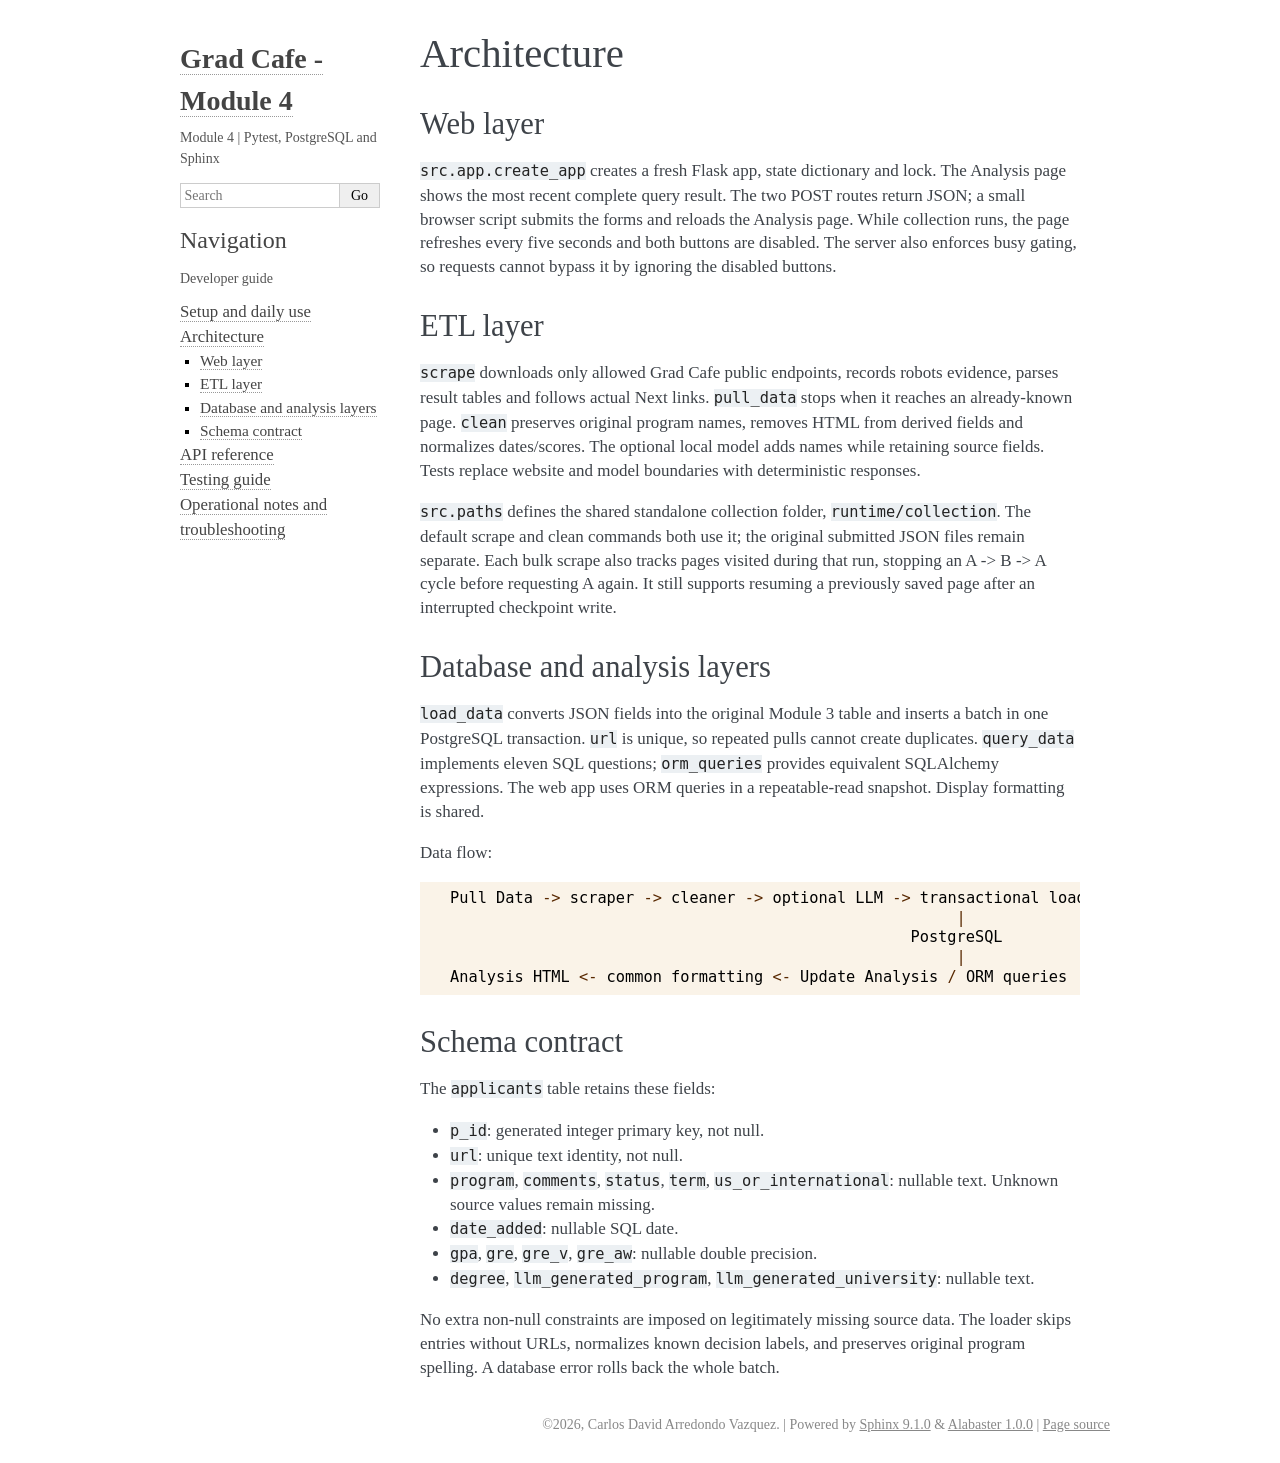
<file: module_4/docs/_build/html/architecture.html>
<!DOCTYPE html>

<html lang="en" data-content_root="./">
  <head>
    <meta charset="utf-8" />
    <meta name="viewport" content="width=device-width, initial-scale=1.0" /><meta name="viewport" content="width=device-width, initial-scale=1" />

    <title>Architecture &#8212; Grad Cafe: Testing and Documentation</title>
    <link rel="stylesheet" type="text/css" href="_static/pygments.css?v=5ecbeea2" />
    <link rel="stylesheet" type="text/css" href="_static/basic.css?v=b08954a9" />
    <link rel="stylesheet" type="text/css" href="_static/alabaster.css?v=f6a572b4" />
    <script src="_static/documentation_options.js?v=f2a433a1"></script>
    <script src="_static/doctools.js?v=fd6eb6e6"></script>
    <script src="_static/sphinx_highlight.js?v=6ffebe34"></script>
    <link rel="index" title="Index" href="genindex.html" />
    <link rel="search" title="Search" href="search.html" />
    <link rel="next" title="API reference" href="api.html" />
    <link rel="prev" title="Setup and daily use" href="setup.html" />
   
  <link rel="stylesheet" href="_static/custom.css" type="text/css" />
  

  
  

  </head><body>
  <div class="document">
    
      <div class="sphinxsidebar" role="navigation" aria-label="Main">
        <div class="sphinxsidebarwrapper">
<h1 class="logo"><a href="index.html">Grad Cafe - Module 4</a></h1>



<p class="blurb">Module 4 | Pytest, PostgreSQL and Sphinx</p>







<search id="searchbox" style="display: none" role="search">
    <div class="searchformwrapper">
    <form class="search" action="search.html" method="get">
      <input type="text" name="q" aria-labelledby="searchlabel" autocomplete="off" autocorrect="off" autocapitalize="off" spellcheck="false" placeholder="Search"/>
      <input type="submit" value="Go" />
    </form>
    </div>
</search>
<script>document.getElementById('searchbox').style.display = "block"</script><h3>Navigation</h3>
<p class="caption" role="heading"><span class="caption-text">Developer guide</span></p>
<ul class="current">
<li class="toctree-l1"><a class="reference internal" href="setup.html">Setup and daily use</a></li>
<li class="toctree-l1 current"><a class="current reference internal" href="#">Architecture</a><ul>
<li class="toctree-l2"><a class="reference internal" href="#web-layer">Web layer</a></li>
<li class="toctree-l2"><a class="reference internal" href="#etl-layer">ETL layer</a></li>
<li class="toctree-l2"><a class="reference internal" href="#database-and-analysis-layers">Database and analysis layers</a></li>
<li class="toctree-l2"><a class="reference internal" href="#schema-contract">Schema contract</a></li>
</ul>
</li>
<li class="toctree-l1"><a class="reference internal" href="api.html">API reference</a></li>
<li class="toctree-l1"><a class="reference internal" href="testing.html">Testing guide</a></li>
<li class="toctree-l1"><a class="reference internal" href="operations.html">Operational notes and troubleshooting</a></li>
</ul>

<div class="relations">
<h3>Related Topics</h3>
<ul>
  <li><a href="index.html">Documentation overview</a><ul>
      <li>Previous: <a href="setup.html" title="previous chapter">Setup and daily use</a></li>
      <li>Next: <a href="api.html" title="next chapter">API reference</a></li>
  </ul></li>
</ul>
</div>








        </div>
      </div>
      <div class="documentwrapper">
        <div class="bodywrapper">
          

          <div class="body" role="main">
            
  <section id="architecture">
<h1>Architecture<a class="headerlink" href="#architecture" title="Link to this heading">¶</a></h1>
<section id="web-layer">
<h2>Web layer<a class="headerlink" href="#web-layer" title="Link to this heading">¶</a></h2>
<p><code class="docutils literal notranslate"><span class="pre">src.app.create_app</span></code> creates a fresh Flask app, state dictionary and lock.
The Analysis page shows the most recent complete query result. The two POST
routes return JSON; a small browser script submits the forms and reloads the
Analysis page. While collection runs, the page refreshes every five seconds
and both buttons are disabled. The server also enforces busy gating, so
requests cannot bypass it by ignoring the disabled buttons.</p>
</section>
<section id="etl-layer">
<h2>ETL layer<a class="headerlink" href="#etl-layer" title="Link to this heading">¶</a></h2>
<p><code class="docutils literal notranslate"><span class="pre">scrape</span></code> downloads only allowed Grad Cafe public endpoints, records robots
evidence, parses result tables and follows actual Next links. <code class="docutils literal notranslate"><span class="pre">pull_data</span></code>
stops when it reaches an already-known page. <code class="docutils literal notranslate"><span class="pre">clean</span></code> preserves original
program names, removes HTML from derived fields and normalizes dates/scores.
The optional local model adds names while retaining source fields. Tests
replace website and model boundaries with deterministic responses.</p>
<p><code class="docutils literal notranslate"><span class="pre">src.paths</span></code> defines the shared standalone collection folder,
<code class="docutils literal notranslate"><span class="pre">runtime/collection</span></code>. The default scrape and clean commands both use it;
the original submitted JSON files remain separate. Each bulk scrape also
tracks pages visited during that run, stopping an A -&gt; B -&gt; A cycle before
requesting A again. It still supports resuming a previously saved page after
an interrupted checkpoint write.</p>
</section>
<section id="database-and-analysis-layers">
<h2>Database and analysis layers<a class="headerlink" href="#database-and-analysis-layers" title="Link to this heading">¶</a></h2>
<p><code class="docutils literal notranslate"><span class="pre">load_data</span></code> converts JSON fields into the original Module 3 table and inserts
a batch in one PostgreSQL transaction. <code class="docutils literal notranslate"><span class="pre">url</span></code> is unique, so repeated pulls
cannot create duplicates. <code class="docutils literal notranslate"><span class="pre">query_data</span></code> implements eleven SQL questions;
<code class="docutils literal notranslate"><span class="pre">orm_queries</span></code> provides equivalent SQLAlchemy expressions. The web app uses
ORM queries in a repeatable-read snapshot. Display formatting is shared.</p>
<p>Data flow:</p>
<div class="highlight-default notranslate"><div class="highlight"><pre><span></span><span class="n">Pull</span> <span class="n">Data</span> <span class="o">-&gt;</span> <span class="n">scraper</span> <span class="o">-&gt;</span> <span class="n">cleaner</span> <span class="o">-&gt;</span> <span class="n">optional</span> <span class="n">LLM</span> <span class="o">-&gt;</span> <span class="n">transactional</span> <span class="n">loader</span>
                                                       <span class="o">|</span>
                                                  <span class="n">PostgreSQL</span>
                                                       <span class="o">|</span>
<span class="n">Analysis</span> <span class="n">HTML</span> <span class="o">&lt;-</span> <span class="n">common</span> <span class="n">formatting</span> <span class="o">&lt;-</span> <span class="n">Update</span> <span class="n">Analysis</span> <span class="o">/</span> <span class="n">ORM</span> <span class="n">queries</span>
</pre></div>
</div>
</section>
<section id="schema-contract">
<h2>Schema contract<a class="headerlink" href="#schema-contract" title="Link to this heading">¶</a></h2>
<p>The <code class="docutils literal notranslate"><span class="pre">applicants</span></code> table retains these fields:</p>
<ul class="simple">
<li><p><code class="docutils literal notranslate"><span class="pre">p_id</span></code>: generated integer primary key, not null.</p></li>
<li><p><code class="docutils literal notranslate"><span class="pre">url</span></code>: unique text identity, not null.</p></li>
<li><p><code class="docutils literal notranslate"><span class="pre">program</span></code>, <code class="docutils literal notranslate"><span class="pre">comments</span></code>, <code class="docutils literal notranslate"><span class="pre">status</span></code>, <code class="docutils literal notranslate"><span class="pre">term</span></code>, <code class="docutils literal notranslate"><span class="pre">us_or_international</span></code>:
nullable text. Unknown source values remain missing.</p></li>
<li><p><code class="docutils literal notranslate"><span class="pre">date_added</span></code>: nullable SQL date.</p></li>
<li><p><code class="docutils literal notranslate"><span class="pre">gpa</span></code>, <code class="docutils literal notranslate"><span class="pre">gre</span></code>, <code class="docutils literal notranslate"><span class="pre">gre_v</span></code>, <code class="docutils literal notranslate"><span class="pre">gre_aw</span></code>: nullable double precision.</p></li>
<li><p><code class="docutils literal notranslate"><span class="pre">degree</span></code>, <code class="docutils literal notranslate"><span class="pre">llm_generated_program</span></code>, <code class="docutils literal notranslate"><span class="pre">llm_generated_university</span></code>:
nullable text.</p></li>
</ul>
<p>No extra non-null constraints are imposed on legitimately missing source data.
The loader skips entries without URLs, normalizes known decision labels, and
preserves original program spelling. A database error rolls back the whole batch.</p>
</section>
</section>


          </div>
          
        </div>
      </div>
    <div class="clearer"></div>
  </div>
    <div class="footer">
      &#169;2026, Carlos David Arredondo Vazquez.
      
      |
      Powered by <a href="https://www.sphinx-doc.org/">Sphinx 9.1.0</a>
      &amp; <a href="https://alabaster.readthedocs.io">Alabaster 1.0.0</a>
      
      |
      <a href="_sources/architecture.rst.txt"
          rel="nofollow">Page source</a>
    </div>

    

    
  </body>
</html>
</file>
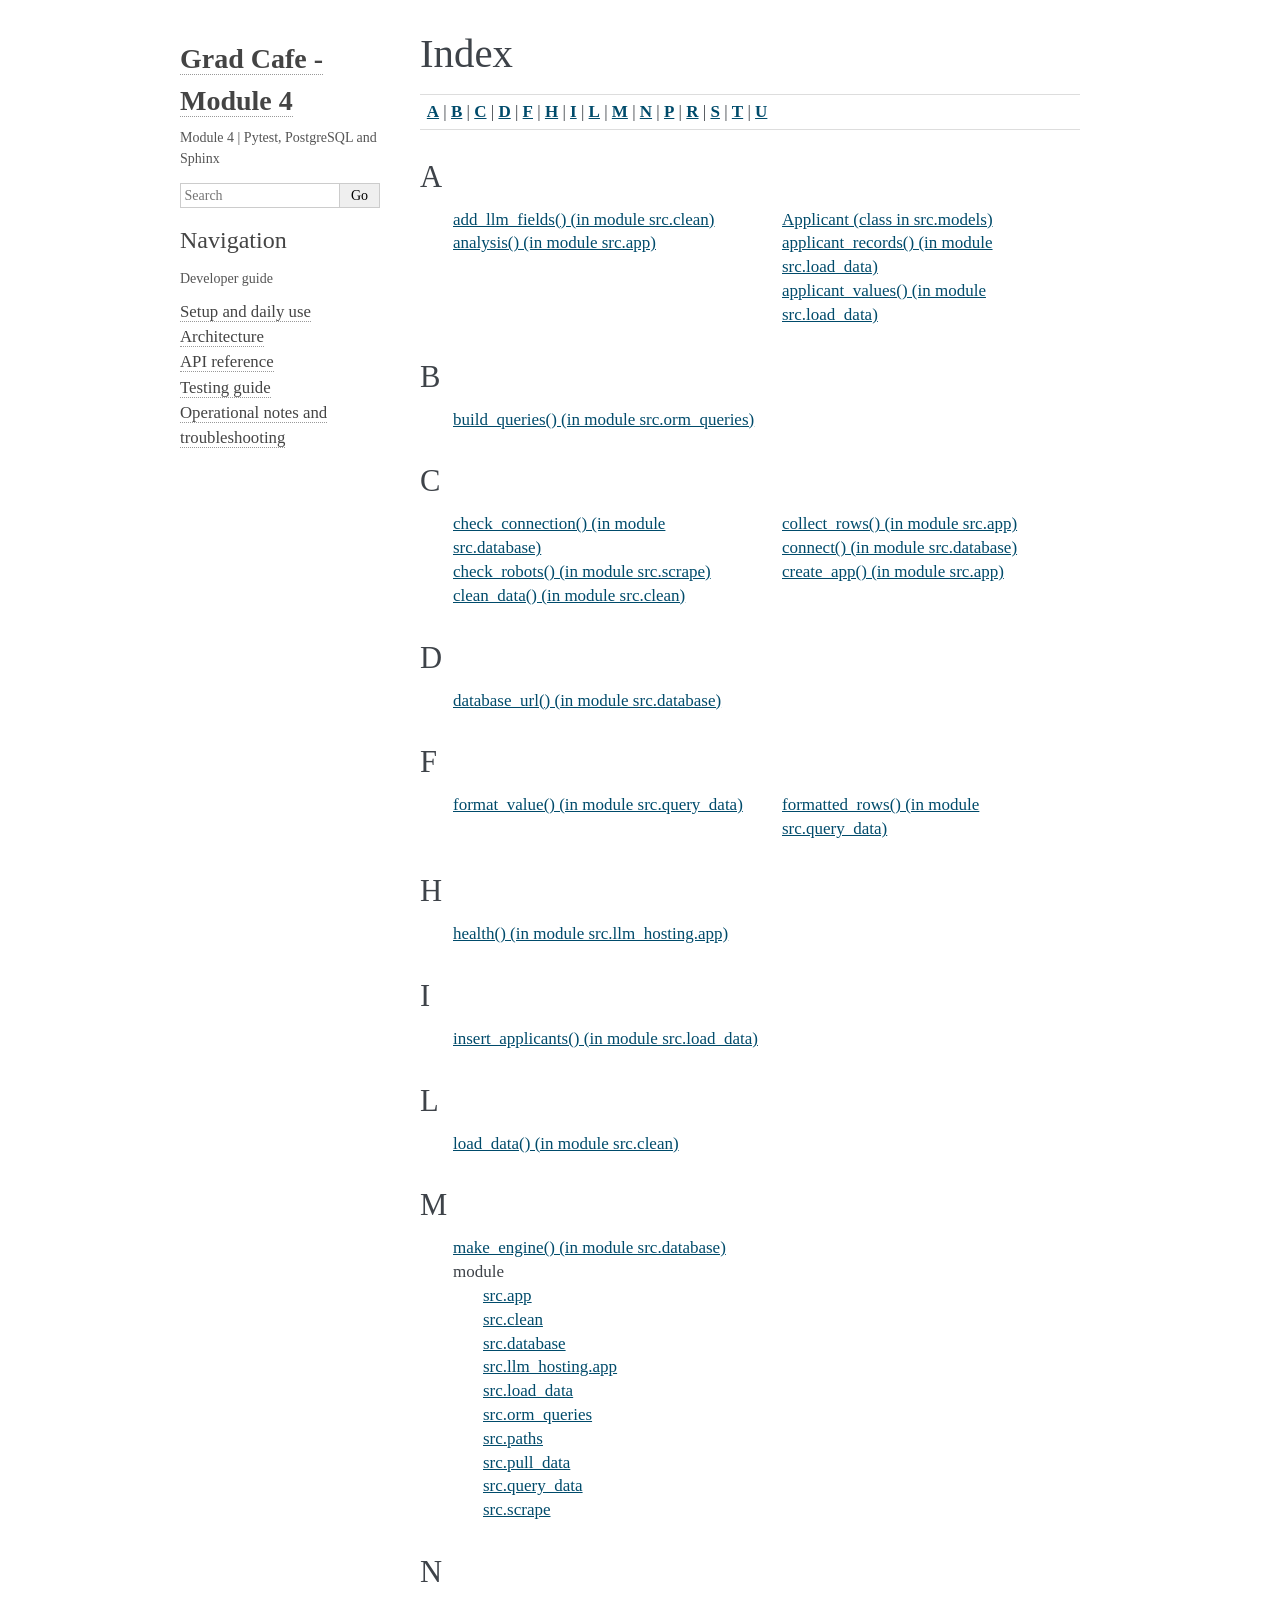
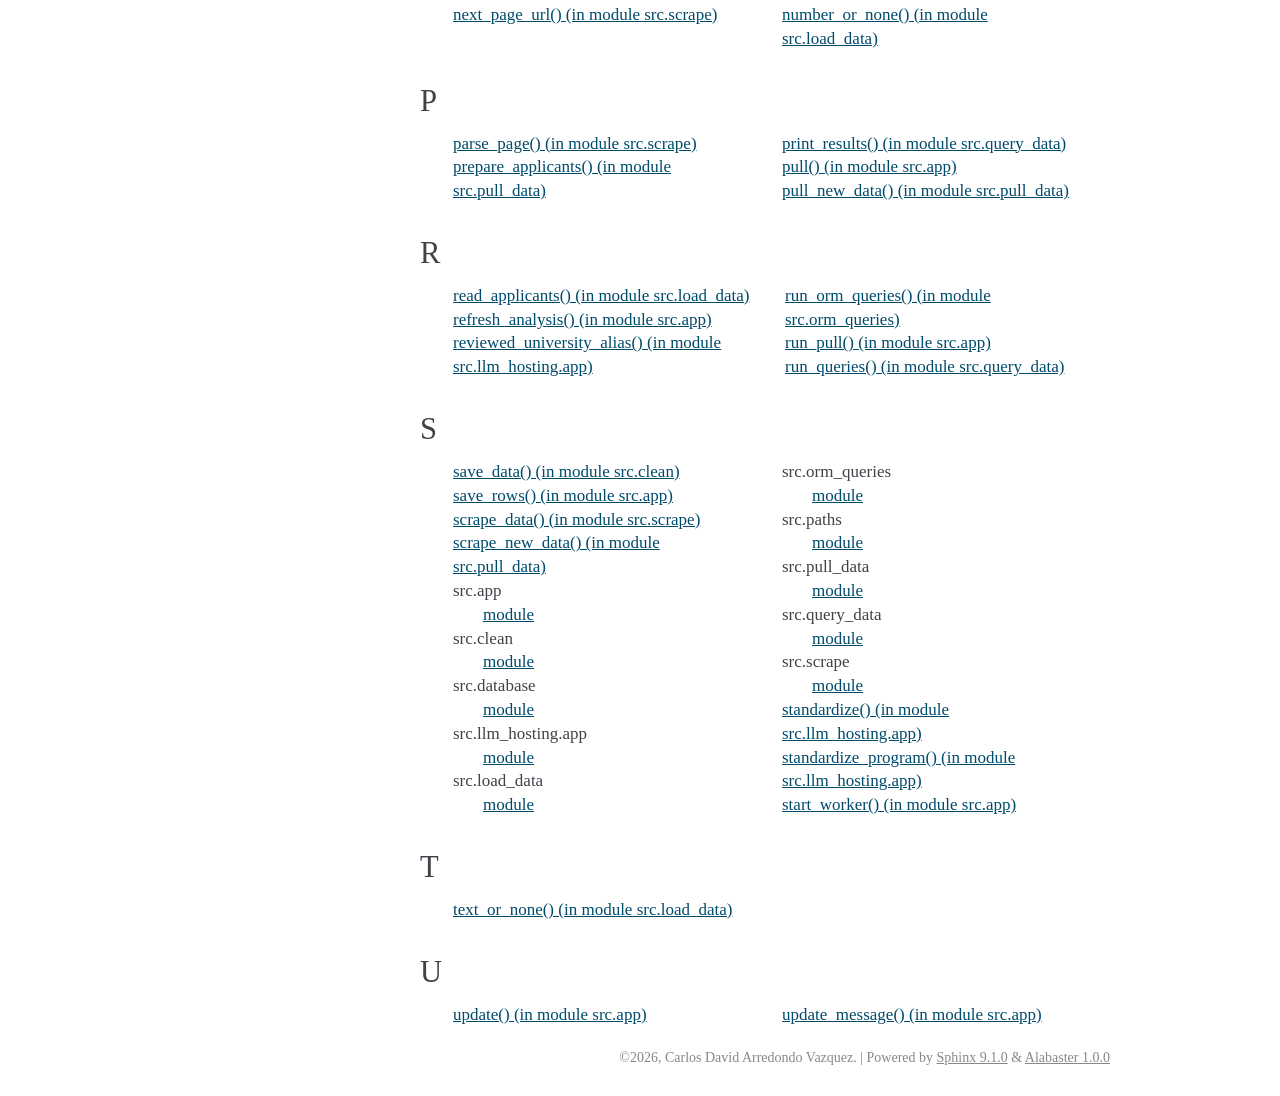
<file: module_4/docs/_build/html/genindex.html>
<!DOCTYPE html>

<html lang="en" data-content_root="./">
  <head>
    <meta charset="utf-8" />
    <meta name="viewport" content="width=device-width, initial-scale=1.0" />
    <title>Index &#8212; Grad Cafe: Testing and Documentation</title>
    <link rel="stylesheet" type="text/css" href="_static/pygments.css?v=5ecbeea2" />
    <link rel="stylesheet" type="text/css" href="_static/basic.css?v=b08954a9" />
    <link rel="stylesheet" type="text/css" href="_static/alabaster.css?v=f6a572b4" />
    <script src="_static/documentation_options.js?v=f2a433a1"></script>
    <script src="_static/doctools.js?v=fd6eb6e6"></script>
    <script src="_static/sphinx_highlight.js?v=6ffebe34"></script>
    <link rel="index" title="Index" href="#" />
    <link rel="search" title="Search" href="search.html" />
   
  <link rel="stylesheet" href="_static/custom.css" type="text/css" />
  

  
  

  </head><body>
  <div class="document">
    
      <div class="sphinxsidebar" role="navigation" aria-label="Main">
        <div class="sphinxsidebarwrapper">
<h1 class="logo"><a href="index.html">Grad Cafe - Module 4</a></h1>



<p class="blurb">Module 4 | Pytest, PostgreSQL and Sphinx</p>







<search id="searchbox" style="display: none" role="search">
    <div class="searchformwrapper">
    <form class="search" action="search.html" method="get">
      <input type="text" name="q" aria-labelledby="searchlabel" autocomplete="off" autocorrect="off" autocapitalize="off" spellcheck="false" placeholder="Search"/>
      <input type="submit" value="Go" />
    </form>
    </div>
</search>
<script>document.getElementById('searchbox').style.display = "block"</script><h3>Navigation</h3>
<p class="caption" role="heading"><span class="caption-text">Developer guide</span></p>
<ul>
<li class="toctree-l1"><a class="reference internal" href="setup.html">Setup and daily use</a></li>
<li class="toctree-l1"><a class="reference internal" href="architecture.html">Architecture</a></li>
<li class="toctree-l1"><a class="reference internal" href="api.html">API reference</a></li>
<li class="toctree-l1"><a class="reference internal" href="testing.html">Testing guide</a></li>
<li class="toctree-l1"><a class="reference internal" href="operations.html">Operational notes and troubleshooting</a></li>
</ul>

<div class="relations">
<h3>Related Topics</h3>
<ul>
  <li><a href="index.html">Documentation overview</a><ul>
  </ul></li>
</ul>
</div>








        </div>
      </div>
      <div class="documentwrapper">
        <div class="bodywrapper">
          

          <div class="body" role="main">
            

<h1 id="index">Index</h1>

<div class="genindex-jumpbox">
 <a href="#A"><strong>A</strong></a>
 | <a href="#B"><strong>B</strong></a>
 | <a href="#C"><strong>C</strong></a>
 | <a href="#D"><strong>D</strong></a>
 | <a href="#F"><strong>F</strong></a>
 | <a href="#H"><strong>H</strong></a>
 | <a href="#I"><strong>I</strong></a>
 | <a href="#L"><strong>L</strong></a>
 | <a href="#M"><strong>M</strong></a>
 | <a href="#N"><strong>N</strong></a>
 | <a href="#P"><strong>P</strong></a>
 | <a href="#R"><strong>R</strong></a>
 | <a href="#S"><strong>S</strong></a>
 | <a href="#T"><strong>T</strong></a>
 | <a href="#U"><strong>U</strong></a>
 
</div>
<h2 id="A">A</h2>
<table style="width: 100%" class="indextable genindextable"><tr>
  <td style="width: 33%; vertical-align: top;"><ul>
      <li><a href="api.html#src.clean.add_llm_fields">add_llm_fields() (in module src.clean)</a>
</li>
      <li><a href="api.html#src.app.analysis">analysis() (in module src.app)</a>
</li>
  </ul></td>
  <td style="width: 33%; vertical-align: top;"><ul>
      <li><a href="api.html#src.models.Applicant">Applicant (class in src.models)</a>
</li>
      <li><a href="api.html#src.load_data.applicant_records">applicant_records() (in module src.load_data)</a>
</li>
      <li><a href="api.html#src.load_data.applicant_values">applicant_values() (in module src.load_data)</a>
</li>
  </ul></td>
</tr></table>

<h2 id="B">B</h2>
<table style="width: 100%" class="indextable genindextable"><tr>
  <td style="width: 33%; vertical-align: top;"><ul>
      <li><a href="api.html#src.orm_queries.build_queries">build_queries() (in module src.orm_queries)</a>
</li>
  </ul></td>
</tr></table>

<h2 id="C">C</h2>
<table style="width: 100%" class="indextable genindextable"><tr>
  <td style="width: 33%; vertical-align: top;"><ul>
      <li><a href="api.html#src.database.check_connection">check_connection() (in module src.database)</a>
</li>
      <li><a href="api.html#src.scrape.check_robots">check_robots() (in module src.scrape)</a>
</li>
      <li><a href="api.html#src.clean.clean_data">clean_data() (in module src.clean)</a>
</li>
  </ul></td>
  <td style="width: 33%; vertical-align: top;"><ul>
      <li><a href="api.html#src.app.collect_rows">collect_rows() (in module src.app)</a>
</li>
      <li><a href="api.html#src.database.connect">connect() (in module src.database)</a>
</li>
      <li><a href="api.html#src.app.create_app">create_app() (in module src.app)</a>
</li>
  </ul></td>
</tr></table>

<h2 id="D">D</h2>
<table style="width: 100%" class="indextable genindextable"><tr>
  <td style="width: 33%; vertical-align: top;"><ul>
      <li><a href="api.html#src.database.database_url">database_url() (in module src.database)</a>
</li>
  </ul></td>
</tr></table>

<h2 id="F">F</h2>
<table style="width: 100%" class="indextable genindextable"><tr>
  <td style="width: 33%; vertical-align: top;"><ul>
      <li><a href="api.html#src.query_data.format_value">format_value() (in module src.query_data)</a>
</li>
  </ul></td>
  <td style="width: 33%; vertical-align: top;"><ul>
      <li><a href="api.html#src.query_data.formatted_rows">formatted_rows() (in module src.query_data)</a>
</li>
  </ul></td>
</tr></table>

<h2 id="H">H</h2>
<table style="width: 100%" class="indextable genindextable"><tr>
  <td style="width: 33%; vertical-align: top;"><ul>
      <li><a href="api.html#src.llm_hosting.app.health">health() (in module src.llm_hosting.app)</a>
</li>
  </ul></td>
</tr></table>

<h2 id="I">I</h2>
<table style="width: 100%" class="indextable genindextable"><tr>
  <td style="width: 33%; vertical-align: top;"><ul>
      <li><a href="api.html#src.load_data.insert_applicants">insert_applicants() (in module src.load_data)</a>
</li>
  </ul></td>
</tr></table>

<h2 id="L">L</h2>
<table style="width: 100%" class="indextable genindextable"><tr>
  <td style="width: 33%; vertical-align: top;"><ul>
      <li><a href="api.html#src.clean.load_data">load_data() (in module src.clean)</a>
</li>
  </ul></td>
</tr></table>

<h2 id="M">M</h2>
<table style="width: 100%" class="indextable genindextable"><tr>
  <td style="width: 33%; vertical-align: top;"><ul>
      <li><a href="api.html#src.database.make_engine">make_engine() (in module src.database)</a>
</li>
      <li>
    module

      <ul>
        <li><a href="api.html#module-src.app">src.app</a>
</li>
        <li><a href="api.html#module-src.clean">src.clean</a>
</li>
        <li><a href="api.html#module-src.database">src.database</a>
</li>
        <li><a href="api.html#module-src.llm_hosting.app">src.llm_hosting.app</a>
</li>
        <li><a href="api.html#module-src.load_data">src.load_data</a>
</li>
        <li><a href="api.html#module-src.orm_queries">src.orm_queries</a>
</li>
        <li><a href="api.html#module-src.paths">src.paths</a>
</li>
        <li><a href="api.html#module-src.pull_data">src.pull_data</a>
</li>
        <li><a href="api.html#module-src.query_data">src.query_data</a>
</li>
        <li><a href="api.html#module-src.scrape">src.scrape</a>
</li>
      </ul></li>
  </ul></td>
</tr></table>

<h2 id="N">N</h2>
<table style="width: 100%" class="indextable genindextable"><tr>
  <td style="width: 33%; vertical-align: top;"><ul>
      <li><a href="api.html#src.scrape.next_page_url">next_page_url() (in module src.scrape)</a>
</li>
  </ul></td>
  <td style="width: 33%; vertical-align: top;"><ul>
      <li><a href="api.html#src.load_data.number_or_none">number_or_none() (in module src.load_data)</a>
</li>
  </ul></td>
</tr></table>

<h2 id="P">P</h2>
<table style="width: 100%" class="indextable genindextable"><tr>
  <td style="width: 33%; vertical-align: top;"><ul>
      <li><a href="api.html#src.scrape.parse_page">parse_page() (in module src.scrape)</a>
</li>
      <li><a href="api.html#src.pull_data.prepare_applicants">prepare_applicants() (in module src.pull_data)</a>
</li>
  </ul></td>
  <td style="width: 33%; vertical-align: top;"><ul>
      <li><a href="api.html#src.query_data.print_results">print_results() (in module src.query_data)</a>
</li>
      <li><a href="api.html#src.app.pull">pull() (in module src.app)</a>
</li>
      <li><a href="api.html#src.pull_data.pull_new_data">pull_new_data() (in module src.pull_data)</a>
</li>
  </ul></td>
</tr></table>

<h2 id="R">R</h2>
<table style="width: 100%" class="indextable genindextable"><tr>
  <td style="width: 33%; vertical-align: top;"><ul>
      <li><a href="api.html#src.load_data.read_applicants">read_applicants() (in module src.load_data)</a>
</li>
      <li><a href="api.html#src.app.refresh_analysis">refresh_analysis() (in module src.app)</a>
</li>
      <li><a href="api.html#src.llm_hosting.app.reviewed_university_alias">reviewed_university_alias() (in module src.llm_hosting.app)</a>
</li>
  </ul></td>
  <td style="width: 33%; vertical-align: top;"><ul>
      <li><a href="api.html#src.orm_queries.run_orm_queries">run_orm_queries() (in module src.orm_queries)</a>
</li>
      <li><a href="api.html#src.app.run_pull">run_pull() (in module src.app)</a>
</li>
      <li><a href="api.html#src.query_data.run_queries">run_queries() (in module src.query_data)</a>
</li>
  </ul></td>
</tr></table>

<h2 id="S">S</h2>
<table style="width: 100%" class="indextable genindextable"><tr>
  <td style="width: 33%; vertical-align: top;"><ul>
      <li><a href="api.html#src.clean.save_data">save_data() (in module src.clean)</a>
</li>
      <li><a href="api.html#src.app.save_rows">save_rows() (in module src.app)</a>
</li>
      <li><a href="api.html#src.scrape.scrape_data">scrape_data() (in module src.scrape)</a>
</li>
      <li><a href="api.html#src.pull_data.scrape_new_data">scrape_new_data() (in module src.pull_data)</a>
</li>
      <li>
    src.app

      <ul>
        <li><a href="api.html#module-src.app">module</a>
</li>
      </ul></li>
      <li>
    src.clean

      <ul>
        <li><a href="api.html#module-src.clean">module</a>
</li>
      </ul></li>
      <li>
    src.database

      <ul>
        <li><a href="api.html#module-src.database">module</a>
</li>
      </ul></li>
      <li>
    src.llm_hosting.app

      <ul>
        <li><a href="api.html#module-src.llm_hosting.app">module</a>
</li>
      </ul></li>
      <li>
    src.load_data

      <ul>
        <li><a href="api.html#module-src.load_data">module</a>
</li>
      </ul></li>
  </ul></td>
  <td style="width: 33%; vertical-align: top;"><ul>
      <li>
    src.orm_queries

      <ul>
        <li><a href="api.html#module-src.orm_queries">module</a>
</li>
      </ul></li>
      <li>
    src.paths

      <ul>
        <li><a href="api.html#module-src.paths">module</a>
</li>
      </ul></li>
      <li>
    src.pull_data

      <ul>
        <li><a href="api.html#module-src.pull_data">module</a>
</li>
      </ul></li>
      <li>
    src.query_data

      <ul>
        <li><a href="api.html#module-src.query_data">module</a>
</li>
      </ul></li>
      <li>
    src.scrape

      <ul>
        <li><a href="api.html#module-src.scrape">module</a>
</li>
      </ul></li>
      <li><a href="api.html#src.llm_hosting.app.standardize">standardize() (in module src.llm_hosting.app)</a>
</li>
      <li><a href="api.html#src.llm_hosting.app.standardize_program">standardize_program() (in module src.llm_hosting.app)</a>
</li>
      <li><a href="api.html#src.app.start_worker">start_worker() (in module src.app)</a>
</li>
  </ul></td>
</tr></table>

<h2 id="T">T</h2>
<table style="width: 100%" class="indextable genindextable"><tr>
  <td style="width: 33%; vertical-align: top;"><ul>
      <li><a href="api.html#src.load_data.text_or_none">text_or_none() (in module src.load_data)</a>
</li>
  </ul></td>
</tr></table>

<h2 id="U">U</h2>
<table style="width: 100%" class="indextable genindextable"><tr>
  <td style="width: 33%; vertical-align: top;"><ul>
      <li><a href="api.html#src.app.update">update() (in module src.app)</a>
</li>
  </ul></td>
  <td style="width: 33%; vertical-align: top;"><ul>
      <li><a href="api.html#src.app.update_message">update_message() (in module src.app)</a>
</li>
  </ul></td>
</tr></table>



          </div>
          
        </div>
      </div>
    <div class="clearer"></div>
  </div>
    <div class="footer">
      &#169;2026, Carlos David Arredondo Vazquez.
      
      |
      Powered by <a href="https://www.sphinx-doc.org/">Sphinx 9.1.0</a>
      &amp; <a href="https://alabaster.readthedocs.io">Alabaster 1.0.0</a>
      
    </div>

    

    
  </body>
</html>
</file>
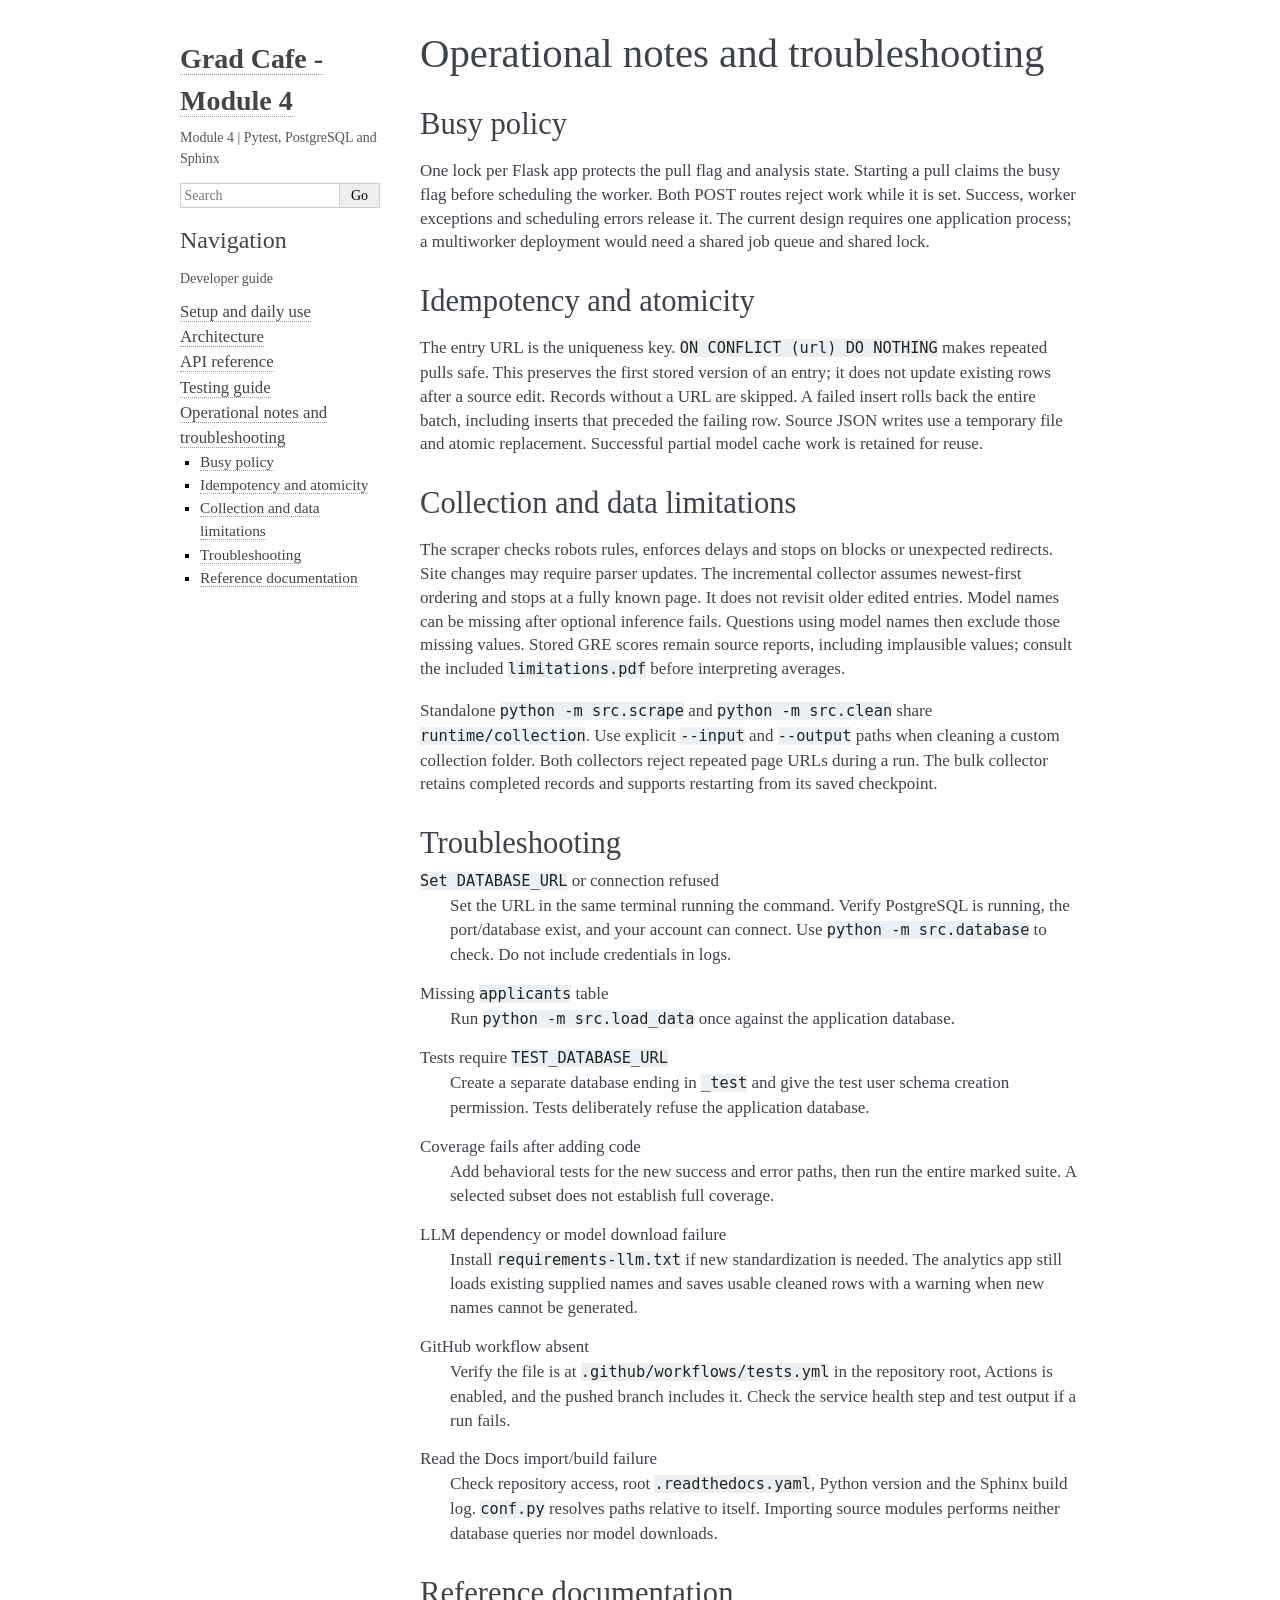
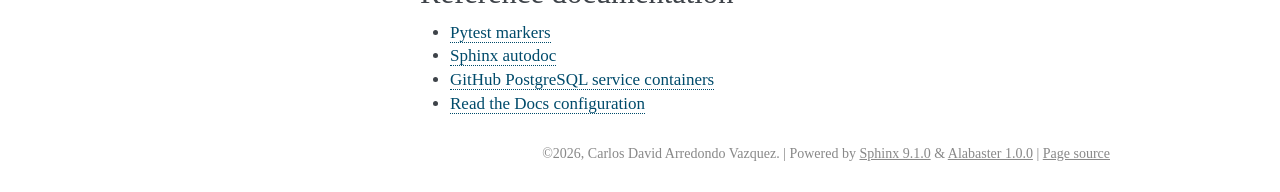
<file: module_4/docs/_build/html/operations.html>
<!DOCTYPE html>

<html lang="en" data-content_root="./">
  <head>
    <meta charset="utf-8" />
    <meta name="viewport" content="width=device-width, initial-scale=1.0" /><meta name="viewport" content="width=device-width, initial-scale=1" />

    <title>Operational notes and troubleshooting &#8212; Grad Cafe: Testing and Documentation</title>
    <link rel="stylesheet" type="text/css" href="_static/pygments.css?v=5ecbeea2" />
    <link rel="stylesheet" type="text/css" href="_static/basic.css?v=b08954a9" />
    <link rel="stylesheet" type="text/css" href="_static/alabaster.css?v=f6a572b4" />
    <script src="_static/documentation_options.js?v=f2a433a1"></script>
    <script src="_static/doctools.js?v=fd6eb6e6"></script>
    <script src="_static/sphinx_highlight.js?v=6ffebe34"></script>
    <link rel="index" title="Index" href="genindex.html" />
    <link rel="search" title="Search" href="search.html" />
    <link rel="prev" title="Testing guide" href="testing.html" />
   
  <link rel="stylesheet" href="_static/custom.css" type="text/css" />
  

  
  

  </head><body>
  <div class="document">
    
      <div class="sphinxsidebar" role="navigation" aria-label="Main">
        <div class="sphinxsidebarwrapper">
<h1 class="logo"><a href="index.html">Grad Cafe - Module 4</a></h1>



<p class="blurb">Module 4 | Pytest, PostgreSQL and Sphinx</p>







<search id="searchbox" style="display: none" role="search">
    <div class="searchformwrapper">
    <form class="search" action="search.html" method="get">
      <input type="text" name="q" aria-labelledby="searchlabel" autocomplete="off" autocorrect="off" autocapitalize="off" spellcheck="false" placeholder="Search"/>
      <input type="submit" value="Go" />
    </form>
    </div>
</search>
<script>document.getElementById('searchbox').style.display = "block"</script><h3>Navigation</h3>
<p class="caption" role="heading"><span class="caption-text">Developer guide</span></p>
<ul class="current">
<li class="toctree-l1"><a class="reference internal" href="setup.html">Setup and daily use</a></li>
<li class="toctree-l1"><a class="reference internal" href="architecture.html">Architecture</a></li>
<li class="toctree-l1"><a class="reference internal" href="api.html">API reference</a></li>
<li class="toctree-l1"><a class="reference internal" href="testing.html">Testing guide</a></li>
<li class="toctree-l1 current"><a class="current reference internal" href="#">Operational notes and troubleshooting</a><ul>
<li class="toctree-l2"><a class="reference internal" href="#busy-policy">Busy policy</a></li>
<li class="toctree-l2"><a class="reference internal" href="#idempotency-and-atomicity">Idempotency and atomicity</a></li>
<li class="toctree-l2"><a class="reference internal" href="#collection-and-data-limitations">Collection and data limitations</a></li>
<li class="toctree-l2"><a class="reference internal" href="#troubleshooting">Troubleshooting</a></li>
<li class="toctree-l2"><a class="reference internal" href="#reference-documentation">Reference documentation</a></li>
</ul>
</li>
</ul>

<div class="relations">
<h3>Related Topics</h3>
<ul>
  <li><a href="index.html">Documentation overview</a><ul>
      <li>Previous: <a href="testing.html" title="previous chapter">Testing guide</a></li>
  </ul></li>
</ul>
</div>








        </div>
      </div>
      <div class="documentwrapper">
        <div class="bodywrapper">
          

          <div class="body" role="main">
            
  <section id="operational-notes-and-troubleshooting">
<h1>Operational notes and troubleshooting<a class="headerlink" href="#operational-notes-and-troubleshooting" title="Link to this heading">¶</a></h1>
<section id="busy-policy">
<h2>Busy policy<a class="headerlink" href="#busy-policy" title="Link to this heading">¶</a></h2>
<p>One lock per Flask app protects the pull flag and analysis state. Starting a
pull claims the busy flag before scheduling the worker. Both POST routes
reject work while it is set. Success, worker exceptions and scheduling errors
release it. The current design requires one application process; a multiworker
deployment would need a shared job queue and shared lock.</p>
</section>
<section id="idempotency-and-atomicity">
<h2>Idempotency and atomicity<a class="headerlink" href="#idempotency-and-atomicity" title="Link to this heading">¶</a></h2>
<p>The entry URL is the uniqueness key. <code class="docutils literal notranslate"><span class="pre">ON</span> <span class="pre">CONFLICT</span> <span class="pre">(url)</span> <span class="pre">DO</span> <span class="pre">NOTHING</span></code> makes
repeated pulls safe. This preserves the first stored version of an entry; it
does not update existing rows after a source edit. Records without a URL are
skipped. A failed insert rolls back the entire batch, including inserts that
preceded the failing row. Source JSON writes use a temporary file and atomic
replacement. Successful partial model cache work is retained for reuse.</p>
</section>
<section id="collection-and-data-limitations">
<h2>Collection and data limitations<a class="headerlink" href="#collection-and-data-limitations" title="Link to this heading">¶</a></h2>
<p>The scraper checks robots rules, enforces delays and stops on blocks or
unexpected redirects. Site changes may require parser updates. The incremental
collector assumes newest-first ordering and stops at a fully known page.
It does not revisit older edited entries. Model names can be missing after
optional inference fails. Questions using model names then exclude those
missing values. Stored GRE scores remain source reports, including implausible
values; consult the included <code class="docutils literal notranslate"><span class="pre">limitations.pdf</span></code> before interpreting averages.</p>
<p>Standalone <code class="docutils literal notranslate"><span class="pre">python</span> <span class="pre">-m</span> <span class="pre">src.scrape</span></code> and <code class="docutils literal notranslate"><span class="pre">python</span> <span class="pre">-m</span> <span class="pre">src.clean</span></code> share
<code class="docutils literal notranslate"><span class="pre">runtime/collection</span></code>. Use explicit <code class="docutils literal notranslate"><span class="pre">--input</span></code> and <code class="docutils literal notranslate"><span class="pre">--output</span></code> paths when
cleaning a custom collection folder. Both collectors reject repeated page
URLs during a run. The bulk collector retains completed records and supports
restarting from its saved checkpoint.</p>
</section>
<section id="troubleshooting">
<h2>Troubleshooting<a class="headerlink" href="#troubleshooting" title="Link to this heading">¶</a></h2>
<dl class="simple">
<dt><code class="docutils literal notranslate"><span class="pre">Set</span> <span class="pre">DATABASE_URL</span></code> or connection refused</dt><dd><p>Set the URL in the same terminal running the command. Verify PostgreSQL is
running, the port/database exist, and your account can connect. Use
<code class="docutils literal notranslate"><span class="pre">python</span> <span class="pre">-m</span> <span class="pre">src.database</span></code> to check. Do not include credentials in logs.</p>
</dd>
<dt>Missing <code class="docutils literal notranslate"><span class="pre">applicants</span></code> table</dt><dd><p>Run <code class="docutils literal notranslate"><span class="pre">python</span> <span class="pre">-m</span> <span class="pre">src.load_data</span></code> once against the application database.</p>
</dd>
<dt>Tests require <code class="docutils literal notranslate"><span class="pre">TEST_DATABASE_URL</span></code></dt><dd><p>Create a separate database ending in <code class="docutils literal notranslate"><span class="pre">_test</span></code> and give the test user schema
creation permission. Tests deliberately refuse the application database.</p>
</dd>
<dt>Coverage fails after adding code</dt><dd><p>Add behavioral tests for the new success and error paths, then run the
entire marked suite. A selected subset does not establish full coverage.</p>
</dd>
<dt>LLM dependency or model download failure</dt><dd><p>Install <code class="docutils literal notranslate"><span class="pre">requirements-llm.txt</span></code> if new standardization is needed. The
analytics app still loads existing supplied names and saves usable cleaned
rows with a warning when new names cannot be generated.</p>
</dd>
<dt>GitHub workflow absent</dt><dd><p>Verify the file is at <code class="docutils literal notranslate"><span class="pre">.github/workflows/tests.yml</span></code> in the repository root,
Actions is enabled, and the pushed branch includes it. Check the service
health step and test output if a run fails.</p>
</dd>
<dt>Read the Docs import/build failure</dt><dd><p>Check repository access, root <code class="docutils literal notranslate"><span class="pre">.readthedocs.yaml</span></code>, Python version and the
Sphinx build log. <code class="docutils literal notranslate"><span class="pre">conf.py</span></code> resolves paths relative to itself. Importing
source modules performs neither database queries nor model downloads.</p>
</dd>
</dl>
</section>
<section id="reference-documentation">
<h2>Reference documentation<a class="headerlink" href="#reference-documentation" title="Link to this heading">¶</a></h2>
<ul class="simple">
<li><p><a class="reference external" href="https://docs.pytest.org/en/stable/how-to/mark.html">Pytest markers</a></p></li>
<li><p><a class="reference external" href="https://www.sphinx-doc.org/en/master/usage/extensions/autodoc.html">Sphinx autodoc</a></p></li>
<li><p><a class="reference external" href="https://docs.github.com/en/actions/tutorials/use-containerized-services/create-postgresql-service-containers">GitHub PostgreSQL service containers</a></p></li>
<li><p><a class="reference external" href="https://docs.readthedocs.com/platform/stable/config-file/v2.html">Read the Docs configuration</a></p></li>
</ul>
</section>
</section>


          </div>
          
        </div>
      </div>
    <div class="clearer"></div>
  </div>
    <div class="footer">
      &#169;2026, Carlos David Arredondo Vazquez.
      
      |
      Powered by <a href="https://www.sphinx-doc.org/">Sphinx 9.1.0</a>
      &amp; <a href="https://alabaster.readthedocs.io">Alabaster 1.0.0</a>
      
      |
      <a href="_sources/operations.rst.txt"
          rel="nofollow">Page source</a>
    </div>

    

    
  </body>
</html>
</file>
<file: module_4/docs/_build/html/_static/pygments.css>
pre { line-height: 125%; }
td.linenos .normal { color: inherit; background-color: transparent; padding-left: 5px; padding-right: 5px; }
span.linenos { color: inherit; background-color: transparent; padding-left: 5px; padding-right: 5px; }
td.linenos .special { color: #000000; background-color: #ffffc0; padding-left: 5px; padding-right: 5px; }
span.linenos.special { color: #000000; background-color: #ffffc0; padding-left: 5px; padding-right: 5px; }
.highlight .hll { background-color: #ffffcc }
.highlight { background: #f8f8f8; }
.highlight .c { color: #8F5902; font-style: italic } /* Comment */
.highlight .err { color: #A40000; border: 1px solid #EF2929 } /* Error */
.highlight .g { color: #000 } /* Generic */
.highlight .k { color: #004461; font-weight: bold } /* Keyword */
.highlight .l { color: #000 } /* Literal */
.highlight .n { color: #000 } /* Name */
.highlight .o { color: #582800 } /* Operator */
.highlight .x { color: #000 } /* Other */
.highlight .p { color: #000; font-weight: bold } /* Punctuation */
.highlight .ch { color: #8F5902; font-style: italic } /* Comment.Hashbang */
.highlight .cm { color: #8F5902; font-style: italic } /* Comment.Multiline */
.highlight .cp { color: #8F5902 } /* Comment.Preproc */
.highlight .cpf { color: #8F5902; font-style: italic } /* Comment.PreprocFile */
.highlight .c1 { color: #8F5902; font-style: italic } /* Comment.Single */
.highlight .cs { color: #8F5902; font-style: italic } /* Comment.Special */
.highlight .gd { color: #A40000 } /* Generic.Deleted */
.highlight .ge { color: #000; font-style: italic } /* Generic.Emph */
.highlight .ges { color: #000 } /* Generic.EmphStrong */
.highlight .gr { color: #EF2929 } /* Generic.Error */
.highlight .gh { color: #000080; font-weight: bold } /* Generic.Heading */
.highlight .gi { color: #00A000 } /* Generic.Inserted */
.highlight .go { color: #888 } /* Generic.Output */
.highlight .gp { color: #745334 } /* Generic.Prompt */
.highlight .gs { color: #000; font-weight: bold } /* Generic.Strong */
.highlight .gu { color: #800080; font-weight: bold } /* Generic.Subheading */
.highlight .gt { color: #A40000; font-weight: bold } /* Generic.Traceback */
.highlight .kc { color: #004461; font-weight: bold } /* Keyword.Constant */
.highlight .kd { color: #004461; font-weight: bold } /* Keyword.Declaration */
.highlight .kn { color: #004461; font-weight: bold } /* Keyword.Namespace */
.highlight .kp { color: #004461; font-weight: bold } /* Keyword.Pseudo */
.highlight .kr { color: #004461; font-weight: bold } /* Keyword.Reserved */
.highlight .kt { color: #004461; font-weight: bold } /* Keyword.Type */
.highlight .ld { color: #000 } /* Literal.Date */
.highlight .m { color: #900 } /* Literal.Number */
.highlight .s { color: #4E9A06 } /* Literal.String */
.highlight .na { color: #C4A000 } /* Name.Attribute */
.highlight .nb { color: #004461 } /* Name.Builtin */
.highlight .nc { color: #000 } /* Name.Class */
.highlight .no { color: #000 } /* Name.Constant */
.highlight .nd { color: #888 } /* Name.Decorator */
.highlight .ni { color: #CE5C00 } /* Name.Entity */
.highlight .ne { color: #C00; font-weight: bold } /* Name.Exception */
.highlight .nf { color: #000 } /* Name.Function */
.highlight .nl { color: #F57900 } /* Name.Label */
.highlight .nn { color: #000 } /* Name.Namespace */
.highlight .nx { color: #000 } /* Name.Other */
.highlight .py { color: #000 } /* Name.Property */
.highlight .nt { color: #004461; font-weight: bold } /* Name.Tag */
.highlight .nv { color: #000 } /* Name.Variable */
.highlight .ow { color: #004461; font-weight: bold } /* Operator.Word */
.highlight .pm { color: #000; font-weight: bold } /* Punctuation.Marker */
.highlight .w { color: #F8F8F8 } /* Text.Whitespace */
.highlight .mb { color: #900 } /* Literal.Number.Bin */
.highlight .mf { color: #900 } /* Literal.Number.Float */
.highlight .mh { color: #900 } /* Literal.Number.Hex */
.highlight .mi { color: #900 } /* Literal.Number.Integer */
.highlight .mo { color: #900 } /* Literal.Number.Oct */
.highlight .sa { color: #4E9A06 } /* Literal.String.Affix */
.highlight .sb { color: #4E9A06 } /* Literal.String.Backtick */
.highlight .sc { color: #4E9A06 } /* Literal.String.Char */
.highlight .dl { color: #4E9A06 } /* Literal.String.Delimiter */
.highlight .sd { color: #8F5902; font-style: italic } /* Literal.String.Doc */
.highlight .s2 { color: #4E9A06 } /* Literal.String.Double */
.highlight .se { color: #4E9A06 } /* Literal.String.Escape */
.highlight .sh { color: #4E9A06 } /* Literal.String.Heredoc */
.highlight .si { color: #4E9A06 } /* Literal.String.Interpol */
.highlight .sx { color: #4E9A06 } /* Literal.String.Other */
.highlight .sr { color: #4E9A06 } /* Literal.String.Regex */
.highlight .s1 { color: #4E9A06 } /* Literal.String.Single */
.highlight .ss { color: #4E9A06 } /* Literal.String.Symbol */
.highlight .bp { color: #3465A4 } /* Name.Builtin.Pseudo */
.highlight .fm { color: #000 } /* Name.Function.Magic */
.highlight .vc { color: #000 } /* Name.Variable.Class */
.highlight .vg { color: #000 } /* Name.Variable.Global */
.highlight .vi { color: #000 } /* Name.Variable.Instance */
.highlight .vm { color: #000 } /* Name.Variable.Magic */
.highlight .il { color: #900 } /* Literal.Number.Integer.Long */
</file>
<file: module_4/docs/_build/html/_static/basic.css>
/*
 * Sphinx stylesheet -- basic theme.
 */

/* -- main layout ----------------------------------------------------------- */

div.clearer {
    clear: both;
}

div.section::after {
    display: block;
    content: '';
    clear: left;
}

/* -- relbar ---------------------------------------------------------------- */

div.related {
    width: 100%;
    font-size: 90%;
}

div.related h3 {
    display: none;
}

div.related ul {
    margin: 0;
    padding: 0 0 0 10px;
    list-style: none;
}

div.related li {
    display: inline;
}

div.related li.right {
    float: right;
    margin-right: 5px;
}

/* -- sidebar --------------------------------------------------------------- */

div.sphinxsidebarwrapper {
    padding: 10px 5px 0 10px;
}

div.sphinxsidebar {
    float: left;
    width: 230px;
    margin-left: -100%;
    font-size: 90%;
    word-wrap: break-word;
    overflow-wrap : break-word;
}

div.sphinxsidebar ul {
    list-style: none;
}

div.sphinxsidebar ul ul,
div.sphinxsidebar ul.want-points {
    margin-left: 20px;
    list-style: square;
}

div.sphinxsidebar ul ul {
    margin-top: 0;
    margin-bottom: 0;
}

div.sphinxsidebar form {
    margin-top: 10px;
}

div.sphinxsidebar input {
    border: 1px solid #98dbcc;
    font-family: sans-serif;
    font-size: 1em;
}

div.sphinxsidebar #searchbox form.search {
    overflow: hidden;
}

div.sphinxsidebar #searchbox input[type="text"] {
    float: left;
    width: 80%;
    padding: 0.25em;
    box-sizing: border-box;
}

div.sphinxsidebar #searchbox input[type="submit"] {
    float: left;
    width: 20%;
    border-left: none;
    padding: 0.25em;
    box-sizing: border-box;
}


img {
    border: 0;
    max-width: 100%;
}

/* -- search page ----------------------------------------------------------- */

ul.search {
    margin-top: 10px;
}

ul.search li {
    padding: 5px 0;
}

ul.search li a {
    font-weight: bold;
}

ul.search li p.context {
    color: #888;
    margin: 2px 0 0 30px;
    text-align: left;
}

ul.keywordmatches li.goodmatch a {
    font-weight: bold;
}

/* -- index page ------------------------------------------------------------ */

table.contentstable {
    width: 90%;
    margin-left: auto;
    margin-right: auto;
}

table.contentstable p.biglink {
    line-height: 150%;
}

a.biglink {
    font-size: 1.3em;
}

span.linkdescr {
    font-style: italic;
    padding-top: 5px;
    font-size: 90%;
}

/* -- general index --------------------------------------------------------- */

table.indextable {
    width: 100%;
}

table.indextable td {
    text-align: left;
    vertical-align: top;
}

table.indextable ul {
    margin-top: 0;
    margin-bottom: 0;
    list-style-type: none;
}

table.indextable > tbody > tr > td > ul {
    padding-left: 0em;
}

table.indextable tr.pcap {
    height: 10px;
}

table.indextable tr.cap {
    margin-top: 10px;
    background-color: #f2f2f2;
}

img.toggler {
    margin-right: 3px;
    margin-top: 3px;
    cursor: pointer;
}

div.modindex-jumpbox {
    border-top: 1px solid #ddd;
    border-bottom: 1px solid #ddd;
    margin: 1em 0 1em 0;
    padding: 0.4em;
}

div.genindex-jumpbox {
    border-top: 1px solid #ddd;
    border-bottom: 1px solid #ddd;
    margin: 1em 0 1em 0;
    padding: 0.4em;
}

/* -- domain module index --------------------------------------------------- */

table.modindextable td {
    padding: 2px;
    border-collapse: collapse;
}

/* -- general body styles --------------------------------------------------- */

div.body {
    min-width: inherit;
    max-width: 800px;
}

div.body p, div.body dd, div.body li, div.body blockquote {
    -moz-hyphens: auto;
    -ms-hyphens: auto;
    -webkit-hyphens: auto;
    hyphens: auto;
}

a.headerlink {
    visibility: hidden;
}

a:visited {
    color: #551A8B;
}

h1:hover > a.headerlink,
h2:hover > a.headerlink,
h3:hover > a.headerlink,
h4:hover > a.headerlink,
h5:hover > a.headerlink,
h6:hover > a.headerlink,
dt:hover > a.headerlink,
caption:hover > a.headerlink,
p.caption:hover > a.headerlink,
div.code-block-caption:hover > a.headerlink {
    visibility: visible;
}

div.body p.caption {
    text-align: inherit;
}

div.body td {
    text-align: left;
}

.first {
    margin-top: 0 !important;
}

p.rubric {
    margin-top: 30px;
    font-weight: bold;
}

img.align-left, figure.align-left, .figure.align-left, object.align-left {
    clear: left;
    float: left;
    margin-right: 1em;
}

img.align-right, figure.align-right, .figure.align-right, object.align-right {
    clear: right;
    float: right;
    margin-left: 1em;
}

img.align-center, figure.align-center, .figure.align-center, object.align-center {
  display: block;
  margin-left: auto;
  margin-right: auto;
}

img.align-default, figure.align-default, .figure.align-default {
  display: block;
  margin-left: auto;
  margin-right: auto;
}

.align-left {
    text-align: left;
}

.align-center {
    text-align: center;
}

.align-default {
    text-align: center;
}

.align-right {
    text-align: right;
}

/* -- sidebars -------------------------------------------------------------- */

div.sidebar,
aside.sidebar {
    margin: 0 0 0.5em 1em;
    border: 1px solid #ddb;
    padding: 7px;
    background-color: #ffe;
    width: 40%;
    float: right;
    clear: right;
    overflow-x: auto;
}

p.sidebar-title {
    font-weight: bold;
}

nav.contents,
aside.topic,
div.admonition, div.topic, blockquote {
    clear: left;
}

/* -- topics ---------------------------------------------------------------- */

nav.contents,
aside.topic,
div.topic {
    border: 1px solid #ccc;
    padding: 7px;
    margin: 10px 0 10px 0;
}

p.topic-title {
    font-size: 1.1em;
    font-weight: bold;
    margin-top: 10px;
}

/* -- admonitions ----------------------------------------------------------- */

div.admonition {
    margin-top: 10px;
    margin-bottom: 10px;
    padding: 7px;
}

div.admonition dt {
    font-weight: bold;
}

p.admonition-title {
    margin: 0px 10px 5px 0px;
    font-weight: bold;
}

div.body p.centered {
    text-align: center;
    margin-top: 25px;
}

/* -- content of sidebars/topics/admonitions -------------------------------- */

div.sidebar > :last-child,
aside.sidebar > :last-child,
nav.contents > :last-child,
aside.topic > :last-child,
div.topic > :last-child,
div.admonition > :last-child {
    margin-bottom: 0;
}

div.sidebar::after,
aside.sidebar::after,
nav.contents::after,
aside.topic::after,
div.topic::after,
div.admonition::after,
blockquote::after {
    display: block;
    content: '';
    clear: both;
}

/* -- tables ---------------------------------------------------------------- */

table.docutils {
    margin-top: 10px;
    margin-bottom: 10px;
    border: 0;
    border-collapse: collapse;
}

table.align-center {
    margin-left: auto;
    margin-right: auto;
}

table.align-default {
    margin-left: auto;
    margin-right: auto;
}

table caption span.caption-number {
    font-style: italic;
}

table caption span.caption-text {
}

table.docutils td, table.docutils th {
    padding: 1px 8px 1px 5px;
    border-top: 0;
    border-left: 0;
    border-right: 0;
    border-bottom: 1px solid #aaa;
}

th {
    text-align: left;
    padding-right: 5px;
}

table.citation {
    border-left: solid 1px gray;
    margin-left: 1px;
}

table.citation td {
    border-bottom: none;
}

th > :first-child,
td > :first-child {
    margin-top: 0px;
}

th > :last-child,
td > :last-child {
    margin-bottom: 0px;
}

/* -- figures --------------------------------------------------------------- */

div.figure, figure {
    margin: 0.5em;
    padding: 0.5em;
}

div.figure p.caption, figcaption {
    padding: 0.3em;
}

div.figure p.caption span.caption-number,
figcaption span.caption-number {
    font-style: italic;
}

div.figure p.caption span.caption-text,
figcaption span.caption-text {
}

/* -- field list styles ----------------------------------------------------- */

table.field-list td, table.field-list th {
    border: 0 !important;
}

.field-list ul {
    margin: 0;
    padding-left: 1em;
}

.field-list p {
    margin: 0;
}

.field-name {
    -moz-hyphens: manual;
    -ms-hyphens: manual;
    -webkit-hyphens: manual;
    hyphens: manual;
}

/* -- hlist styles ---------------------------------------------------------- */

table.hlist {
    margin: 1em 0;
}

table.hlist td {
    vertical-align: top;
}

/* -- object description styles --------------------------------------------- */

.sig {
	font-family: 'Consolas', 'Menlo', 'DejaVu Sans Mono', 'Bitstream Vera Sans Mono', monospace;
}

.sig-name, code.descname {
    background-color: transparent;
    font-weight: bold;
}

.sig-name {
	font-size: 1.1em;
}

code.descname {
    font-size: 1.2em;
}

.sig-prename, code.descclassname {
    background-color: transparent;
}

.optional {
    font-size: 1.3em;
}

.sig-paren {
    font-size: larger;
}

.sig-param.n {
	font-style: italic;
}

/* C++ specific styling */

.sig-inline.c-texpr,
.sig-inline.cpp-texpr {
	font-family: unset;
}

.sig.c   .k, .sig.c   .kt,
.sig.cpp .k, .sig.cpp .kt {
	color: #0033B3;
}

.sig.c   .m,
.sig.cpp .m {
	color: #1750EB;
}

.sig.c   .s, .sig.c   .sc,
.sig.cpp .s, .sig.cpp .sc {
	color: #067D17;
}


/* -- other body styles ----------------------------------------------------- */

ol.arabic {
    list-style: decimal;
}

ol.loweralpha {
    list-style: lower-alpha;
}

ol.upperalpha {
    list-style: upper-alpha;
}

ol.lowerroman {
    list-style: lower-roman;
}

ol.upperroman {
    list-style: upper-roman;
}

:not(li) > ol > li:first-child > :first-child,
:not(li) > ul > li:first-child > :first-child {
    margin-top: 0px;
}

:not(li) > ol > li:last-child > :last-child,
:not(li) > ul > li:last-child > :last-child {
    margin-bottom: 0px;
}

ol.simple ol p,
ol.simple ul p,
ul.simple ol p,
ul.simple ul p {
    margin-top: 0;
}

ol.simple > li:not(:first-child) > p,
ul.simple > li:not(:first-child) > p {
    margin-top: 0;
}

ol.simple p,
ul.simple p {
    margin-bottom: 0;
}

aside.footnote > span,
div.citation > span {
    float: left;
}
aside.footnote > span:last-of-type,
div.citation > span:last-of-type {
  padding-right: 0.5em;
}
aside.footnote > p {
  margin-left: 2em;
}
div.citation > p {
  margin-left: 4em;
}
aside.footnote > p:last-of-type,
div.citation > p:last-of-type {
    margin-bottom: 0em;
}
aside.footnote > p:last-of-type:after,
div.citation > p:last-of-type:after {
    content: "";
    clear: both;
}

dl.field-list {
    display: grid;
    grid-template-columns: fit-content(30%) auto;
}

dl.field-list > dt {
    font-weight: bold;
    word-break: break-word;
    padding-left: 0.5em;
    padding-right: 5px;
}

dl.field-list > dd {
    padding-left: 0.5em;
    margin-top: 0em;
    margin-left: 0em;
    margin-bottom: 0em;
}

dl {
    margin-bottom: 15px;
}

dd > :first-child {
    margin-top: 0px;
}

dd ul, dd table {
    margin-bottom: 10px;
}

dd {
    margin-top: 3px;
    margin-bottom: 10px;
    margin-left: 30px;
}

.sig dd {
    margin-top: 0px;
    margin-bottom: 0px;
}

.sig dl {
    margin-top: 0px;
    margin-bottom: 0px;
}

dl > dd:last-child,
dl > dd:last-child > :last-child {
    margin-bottom: 0;
}

dt:target, span.highlighted {
    background-color: #fbe54e;
}

rect.highlighted {
    fill: #fbe54e;
}

dl.glossary dt {
    font-weight: bold;
    font-size: 1.1em;
}

.versionmodified {
    font-style: italic;
}

.system-message {
    background-color: #fda;
    padding: 5px;
    border: 3px solid red;
}

.footnote:target  {
    background-color: #ffa;
}

.line-block {
    display: block;
    margin-top: 1em;
    margin-bottom: 1em;
}

.line-block .line-block {
    margin-top: 0;
    margin-bottom: 0;
    margin-left: 1.5em;
}

.guilabel, .menuselection {
    font-family: sans-serif;
}

.accelerator {
    text-decoration: underline;
}

.classifier {
    font-style: oblique;
}

.classifier:before {
    font-style: normal;
    margin: 0 0.5em;
    content: ":";
    display: inline-block;
}

abbr, acronym {
    border-bottom: dotted 1px;
    cursor: help;
}

/* -- code displays --------------------------------------------------------- */

pre {
    overflow: auto;
    overflow-y: hidden;  /* fixes display issues on Chrome browsers */
}

pre, div[class*="highlight-"] {
    clear: both;
}

span.pre {
    -moz-hyphens: none;
    -ms-hyphens: none;
    -webkit-hyphens: none;
    hyphens: none;
    white-space: nowrap;
}

div[class*="highlight-"] {
    margin: 1em 0;
}

td.linenos pre {
    border: 0;
    background-color: transparent;
    color: #aaa;
}

table.highlighttable {
    display: block;
}

table.highlighttable tbody {
    display: block;
}

table.highlighttable tr {
    display: flex;
}

table.highlighttable td {
    margin: 0;
    padding: 0;
}

table.highlighttable td.linenos {
    padding-right: 0.5em;
}

table.highlighttable td.code {
    flex: 1;
    overflow: hidden;
}

.highlight .hll {
    display: block;
}

div.highlight pre,
table.highlighttable pre {
    margin: 0;
}

div.code-block-caption + div {
    margin-top: 0;
}

div.code-block-caption {
    margin-top: 1em;
    padding: 2px 5px;
    font-size: small;
}

div.code-block-caption code {
    background-color: transparent;
}

table.highlighttable td.linenos,
span.linenos,
div.highlight span.gp {  /* gp: Generic.Prompt */
  user-select: none;
  -webkit-user-select: text; /* Safari fallback only */
  -webkit-user-select: none; /* Chrome/Safari */
  -moz-user-select: none; /* Firefox */
  -ms-user-select: none; /* IE10+ */
}

div.code-block-caption span.caption-number {
    padding: 0.1em 0.3em;
    font-style: italic;
}

div.code-block-caption span.caption-text {
}

div.literal-block-wrapper {
    margin: 1em 0;
}

code.xref, a code {
    background-color: transparent;
    font-weight: bold;
}

h1 code, h2 code, h3 code, h4 code, h5 code, h6 code {
    background-color: transparent;
}

.viewcode-link {
    float: right;
}

.viewcode-back {
    float: right;
    font-family: sans-serif;
}

div.viewcode-block:target {
    margin: -1px -10px;
    padding: 0 10px;
}

/* -- math display ---------------------------------------------------------- */

img.math {
    vertical-align: middle;
}

div.body div.math p {
    text-align: center;
}

span.eqno {
    float: right;
}

span.eqno a.headerlink {
    position: absolute;
    z-index: 1;
}

div.math:hover a.headerlink {
    visibility: visible;
}

/* -- printout stylesheet --------------------------------------------------- */

@media print {
    div.document,
    div.documentwrapper,
    div.bodywrapper {
        margin: 0 !important;
        width: 100%;
    }

    div.sphinxsidebar,
    div.related,
    div.footer,
    #top-link {
        display: none;
    }
}
</file>
<file: module_4/docs/_build/html/_static/alabaster.css>
/* -- page layout ----------------------------------------------------------- */

body {
    font-family: Georgia, serif;
    font-size: 17px;
    background-color: #fff;
    color: #000;
    margin: 0;
    padding: 0;
}


div.document {
    width: 940px;
    margin: 30px auto 0 auto;
}

div.documentwrapper {
    float: left;
    width: 100%;
}

div.bodywrapper {
    margin: 0 0 0 220px;
}

div.sphinxsidebar {
    width: 220px;
    font-size: 14px;
    line-height: 1.5;
}

hr {
    border: 1px solid #B1B4B6;
}

div.body {
    background-color: #fff;
    color: #3E4349;
    padding: 0 30px 0 30px;
}

div.body > .section {
    text-align: left;
}

div.footer {
    width: 940px;
    margin: 20px auto 30px auto;
    font-size: 14px;
    color: #888;
    text-align: right;
}

div.footer a {
    color: #888;
}

p.caption {
    font-family: inherit;
    font-size: inherit;
}


div.relations {
    display: none;
}


div.sphinxsidebar {
    max-height: 100%;
    overflow-y: auto;
}

div.sphinxsidebar a {
    color: #444;
    text-decoration: none;
    border-bottom: 1px dotted #999;
}

div.sphinxsidebar a:hover {
    border-bottom: 1px solid #999;
}

div.sphinxsidebarwrapper {
    padding: 18px 10px;
}

div.sphinxsidebarwrapper p.logo {
    padding: 0;
    margin: -10px 0 0 0px;
    text-align: center;
}

div.sphinxsidebarwrapper h1.logo {
    margin-top: -10px;
    text-align: center;
    margin-bottom: 5px;
    text-align: left;
}

div.sphinxsidebarwrapper h1.logo-name {
    margin-top: 0px;
}

div.sphinxsidebarwrapper p.blurb {
    margin-top: 0;
    font-style: normal;
}

div.sphinxsidebar h3,
div.sphinxsidebar h4 {
    font-family: Georgia, serif;
    color: #444;
    font-size: 24px;
    font-weight: normal;
    margin: 0 0 5px 0;
    padding: 0;
}

div.sphinxsidebar h4 {
    font-size: 20px;
}

div.sphinxsidebar h3 a {
    color: #444;
}

div.sphinxsidebar p.logo a,
div.sphinxsidebar h3 a,
div.sphinxsidebar p.logo a:hover,
div.sphinxsidebar h3 a:hover {
    border: none;
}

div.sphinxsidebar p {
    color: #555;
    margin: 10px 0;
}

div.sphinxsidebar ul {
    margin: 10px 0;
    padding: 0;
    color: #000;
}

div.sphinxsidebar ul li.toctree-l1 > a {
    font-size: 120%;
}

div.sphinxsidebar ul li.toctree-l2 > a {
    font-size: 110%;
}

div.sphinxsidebar input {
    border: 1px solid #CCC;
    font-family: Georgia, serif;
    font-size: 1em;
}

div.sphinxsidebar #searchbox {
    margin: 1em 0;
}

div.sphinxsidebar .search > div {
    display: table-cell;
}

div.sphinxsidebar hr {
    border: none;
    height: 1px;
    color: #AAA;
    background: #AAA;

    text-align: left;
    margin-left: 0;
    width: 50%;
}

div.sphinxsidebar .badge {
    border-bottom: none;
}

div.sphinxsidebar .badge:hover {
    border-bottom: none;
}

/* To address an issue with donation coming after search */
div.sphinxsidebar h3.donation {
    margin-top: 10px;
}

/* -- body styles ----------------------------------------------------------- */

a {
    color: #004B6B;
    text-decoration: underline;
}

a:hover {
    color: #6D4100;
    text-decoration: underline;
}

div.body h1,
div.body h2,
div.body h3,
div.body h4,
div.body h5,
div.body h6 {
    font-family: Georgia, serif;
    font-weight: normal;
    margin: 30px 0px 10px 0px;
    padding: 0;
}

div.body h1 { margin-top: 0; padding-top: 0; font-size: 240%; }
div.body h2 { font-size: 180%; }
div.body h3 { font-size: 150%; }
div.body h4 { font-size: 130%; }
div.body h5 { font-size: 100%; }
div.body h6 { font-size: 100%; }

a.headerlink {
    color: #DDD;
    padding: 0 4px;
    text-decoration: none;
}

a.headerlink:hover {
    color: #444;
    background: #EAEAEA;
}

div.body p, div.body dd, div.body li {
    line-height: 1.4em;
}

div.admonition {
    margin: 20px 0px;
    padding: 10px 30px;
    background-color: #EEE;
    border: 1px solid #CCC;
}

div.admonition tt.xref, div.admonition code.xref, div.admonition a tt {
    background-color: #FBFBFB;
    border-bottom: 1px solid #fafafa;
}

div.admonition p.admonition-title {
    font-family: Georgia, serif;
    font-weight: normal;
    font-size: 24px;
    margin: 0 0 10px 0;
    padding: 0;
    line-height: 1;
}

div.admonition p.last {
    margin-bottom: 0;
}

dt:target, .highlight {
    background: #FAF3E8;
}

div.warning {
    background-color: #FCC;
    border: 1px solid #FAA;
}

div.danger {
    background-color: #FCC;
    border: 1px solid #FAA;
    -moz-box-shadow: 2px 2px 4px #D52C2C;
    -webkit-box-shadow: 2px 2px 4px #D52C2C;
    box-shadow: 2px 2px 4px #D52C2C;
}

div.error {
    background-color: #FCC;
    border: 1px solid #FAA;
    -moz-box-shadow: 2px 2px 4px #D52C2C;
    -webkit-box-shadow: 2px 2px 4px #D52C2C;
    box-shadow: 2px 2px 4px #D52C2C;
}

div.caution {
    background-color: #FCC;
    border: 1px solid #FAA;
}

div.attention {
    background-color: #FCC;
    border: 1px solid #FAA;
}

div.important {
    background-color: #EEE;
    border: 1px solid #CCC;
}

div.note {
    background-color: #EEE;
    border: 1px solid #CCC;
}

div.tip {
    background-color: #EEE;
    border: 1px solid #CCC;
}

div.hint {
    background-color: #EEE;
    border: 1px solid #CCC;
}

div.seealso {
    background-color: #EEE;
    border: 1px solid #CCC;
}

div.topic {
    background-color: #EEE;
}

p.admonition-title {
    display: inline;
}

p.admonition-title:after {
    content: ":";
}

pre, tt, code {
    font-family: 'Consolas', 'Menlo', 'DejaVu Sans Mono', 'Bitstream Vera Sans Mono', monospace;
    font-size: 0.9em;
}

.hll {
    background-color: #FFC;
    margin: 0 -12px;
    padding: 0 12px;
    display: block;
}

img.screenshot {
}

tt.descname, tt.descclassname, code.descname, code.descclassname {
    font-size: 0.95em;
}

tt.descname, code.descname {
    padding-right: 0.08em;
}

img.screenshot {
    -moz-box-shadow: 2px 2px 4px #EEE;
    -webkit-box-shadow: 2px 2px 4px #EEE;
    box-shadow: 2px 2px 4px #EEE;
}

table.docutils {
    border: 1px solid #888;
    -moz-box-shadow: 2px 2px 4px #EEE;
    -webkit-box-shadow: 2px 2px 4px #EEE;
    box-shadow: 2px 2px 4px #EEE;
}

table.docutils td, table.docutils th {
    border: 1px solid #888;
    padding: 0.25em 0.7em;
}

table.field-list, table.footnote {
    border: none;
    -moz-box-shadow: none;
    -webkit-box-shadow: none;
    box-shadow: none;
}

table.footnote {
    margin: 15px 0;
    width: 100%;
    border: 1px solid #EEE;
    background: #FDFDFD;
    font-size: 0.9em;
}

table.footnote + table.footnote {
    margin-top: -15px;
    border-top: none;
}

table.field-list th {
    padding: 0 0.8em 0 0;
}

table.field-list td {
    padding: 0;
}

table.field-list p {
    margin-bottom: 0.8em;
}

/* Cloned from
 * https://github.com/sphinx-doc/sphinx/commit/ef60dbfce09286b20b7385333d63a60321784e68
 */
.field-name {
    -moz-hyphens: manual;
    -ms-hyphens: manual;
    -webkit-hyphens: manual;
    hyphens: manual;
}

table.footnote td.label {
    width: .1px;
    padding: 0.3em 0 0.3em 0.5em;
}

table.footnote td {
    padding: 0.3em 0.5em;
}

dl {
    margin-left: 0;
    margin-right: 0;
    margin-top: 0;
    padding: 0;
}

dl dd {
    margin-left: 30px;
}

blockquote {
    margin: 0 0 0 30px;
    padding: 0;
}

ul, ol {
    /* Matches the 30px from the narrow-screen "li > ul" selector below */
    margin: 10px 0 10px 30px;
    padding: 0;
}

pre {
    background: unset;
    padding: 7px 30px;
    margin: 15px 0px;
    line-height: 1.3em;
}

div.viewcode-block:target {
    background: #ffd;
}

dl pre, blockquote pre, li pre {
    margin-left: 0;
    padding-left: 30px;
}

tt, code {
    background-color: #ecf0f3;
    color: #222;
    /* padding: 1px 2px; */
}

tt.xref, code.xref, a tt {
    background-color: #FBFBFB;
    border-bottom: 1px solid #fff;
}

a.reference {
    text-decoration: none;
    border-bottom: 1px dotted #004B6B;
}

a.reference:hover {
    border-bottom: 1px solid #6D4100;
}

/* Don't put an underline on images */
a.image-reference, a.image-reference:hover {
    border-bottom: none;
}

a.footnote-reference {
    text-decoration: none;
    font-size: 0.7em;
    vertical-align: top;
    border-bottom: 1px dotted #004B6B;
}

a.footnote-reference:hover {
    border-bottom: 1px solid #6D4100;
}

a:hover tt, a:hover code {
    background: #EEE;
}
div.sphinxsidebar {
    position: fixed;
    margin-left: 0;
}

@media screen and (max-width: 940px) {

    body {
        margin: 0;
        padding: 20px 30px;
    }

    div.documentwrapper {
        float: none;
        background: #fff;
        margin-left: 0;
        margin-top: 0;
        margin-right: 0;
        margin-bottom: 0;
    }

    div.sphinxsidebar {
        display: block;
        float: none;
        width: unset;
        margin: -20px -30px 20px -30px;
        position: static;
        padding: 10px 20px;
        background: #333;
        color: #FFF;
    }

    div.sphinxsidebar h3, div.sphinxsidebar h4, div.sphinxsidebar p,
    div.sphinxsidebar h3 a {
        color: #fff;
    }

    div.sphinxsidebar a {
        color: #AAA;
    }

    div.sphinxsidebar p.logo {
        display: none;
    }

    div.document {
        width: 100%;
        margin: 0;
    }

    div.footer {
        display: none;
    }

    div.bodywrapper {
        margin: 0;
    }

    div.body {
        min-height: 0;
        min-width: auto; /* fixes width on small screens, breaks .hll */
        padding: 0;
    }
    
    .hll {
        /* "fixes" the breakage */
        width: max-content;
    }

    .rtd_doc_footer {
        display: none;
    }

    .document {
        width: auto;
    }

    .footer {
        width: auto;
    }

    .github {
        display: none;
    }

    ul {
        margin-left: 0;
    }

    li > ul {
       /* Matches the 30px from the "ul, ol" selector above */
        margin-left: 30px;
    }
}


/* misc. */

.revsys-inline {
    display: none!important;
}

/* Hide ugly table cell borders in ..bibliography:: directive output */
table.docutils.citation, table.docutils.citation td, table.docutils.citation th {
  border: none;
  /* Below needed in some edge cases; if not applied, bottom shadows appear */
  -moz-box-shadow: none;
  -webkit-box-shadow: none;
  box-shadow: none;
}


/* relbar */

.related {
    line-height: 30px;
    width: 100%;
    font-size: 0.9rem;
}

.related.top {
    border-bottom: 1px solid #EEE;
    margin-bottom: 20px;
}

.related.bottom {
    border-top: 1px solid #EEE;
}

.related ul {
    padding: 0;
    margin: 0;
    list-style: none;
}

.related li {
    display: inline;
}

nav#rellinks {
    float: right;
}

nav#rellinks li+li:before {
    content: "|";
}

nav#breadcrumbs li+li:before {
    content: "\00BB";
}

/* Hide certain items when printing */
@media print {
    div.related {
        display: none;
    }
}

img.github  {
    position: absolute;
    top: 0;
    border: 0;
    right: 0;
}
</file>
<file: module_4/docs/_build/html/_static/custom.css>
/* This file intentionally left blank. */
</file>
